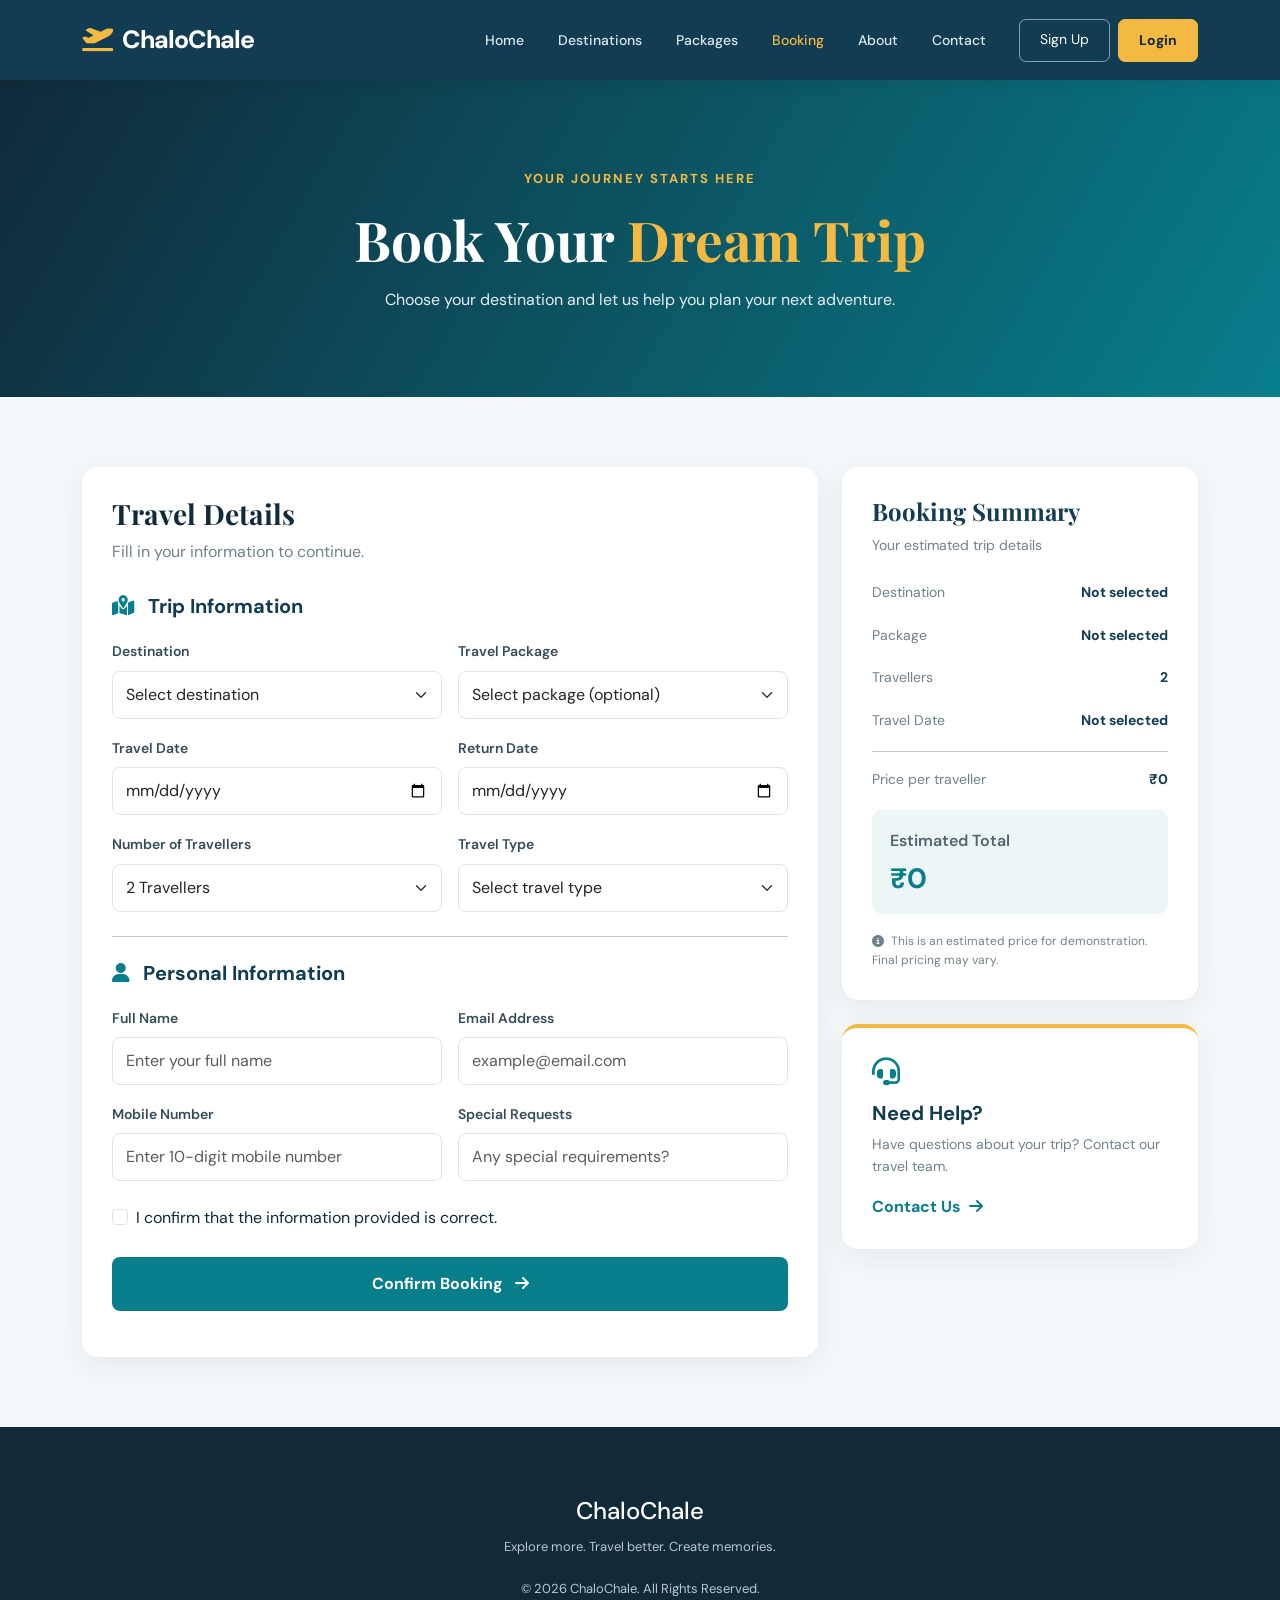
<file: booking.html>
<!DOCTYPE html>
<html lang="en">
<head>
    <meta charset="UTF-8">
    <meta name="viewport" content="width=device-width, initial-scale=1.0">
    <title>Book Your Trip | ChaloChale</title>

    <!-- Bootstrap CSS -->
    <link href="https://cdn.jsdelivr.net/npm/bootstrap@5.3.3/dist/css/bootstrap.min.css" rel="stylesheet">

    <!-- Font Awesome -->
    <link rel="stylesheet" href="https://cdnjs.cloudflare.com/ajax/libs/font-awesome/6.7.2/css/all.min.css">

    <!-- Google Fonts -->
    <link href="https://fonts.googleapis.com/css2?family=DM+Sans:wght@400;500;600;700&family=Playfair+Display:wght@600;700&display=swap" rel="stylesheet">

    <!-- Custom CSS -->
    <link rel="stylesheet" href="assets/css/style.css">
    <link rel="stylesheet" href="assets/css/media.css">
</head>

<body>

<!-- Navbar -->

<!-- Navbar -->

<!-- Navbar -->
<nav class="navbar navbar-expand-lg navbar-dark sticky-top">

    <div class="container">

        <a class="navbar-brand" href="index.html">
            <i class="fa-solid fa-plane-departure"></i>
            ChaloChale
        </a>

        <button class="navbar-toggler" type="button"
            data-bs-toggle="collapse" data-bs-target="#menu">

            <span class="navbar-toggler-icon"></span>

        </button>

        <div class="collapse navbar-collapse" id="menu">

            <ul class="navbar-nav ms-auto align-items-lg-center">

                <li class="nav-item">
                    <a class="nav-link" href="index.html">Home</a>
                </li>

                <li class="nav-item">
                    <a class="nav-link " href="destinations.html">Destinations</a>
                </li>

                <li class="nav-item">
                    <a class="nav-link" href="packages.html">Packages</a>
                </li>

                <li class="nav-item">
                    <a class="nav-link active" href="booking.html">Booking</a>
                </li>

                <li class="nav-item">
                    <a class="nav-link" href="about.html">About</a>
                </li>

                <li class="nav-item">
                    <a class="nav-link" href="contact.html">Contact</a>
                </li>

            </ul>

            <div class="d-flex flex-column flex-lg-row gap-2 ms-lg-3 mt-3 mt-lg-0">

                <a href="signup.html" class="btn btn-login text-center">
                    Sign Up
                </a>

                <a href="login.html" class="btn btn-signup text-center">
                    Login
                </a>

            </div>

        </div>

    </div>

</nav>



<!-- Booking Banner -->
<section class="booking-banner">
    <div class="container text-center">
        <span class="booking-tag">YOUR JOURNEY STARTS HERE</span>
        <h1>Book Your <span>Dream Trip</span></h1>
        <p>Choose your destination and let us help you plan your next adventure.</p>
    </div>
</section>

<!-- Booking Section -->
<section class="booking-section">
    <div class="container">
        <div class="row g-4">

            <!-- Booking Form -->
            <div class="col-lg-8">
                <div class="booking-card">
                    <div class="booking-heading">
                        <h3>Travel Details</h3>
                        <p>Fill in your information to continue.</p>
                    </div>

                    <form id="booking-form" class="booking-form">

                        <h5 class="form-section-title">
                            <i class="fa-solid fa-map-location-dot"></i>
                            Trip Information
                        </h5>

                        <div class="row g-3">

                            <div class="col-md-6">
                                <label for="booking-destination" class="form-label">
                                    Destination
                                </label>
                                <select id="booking-destination" name="destination"
                                        class="form-select" required>
                                    <option value="">Select destination</option>
                                    <option value="Goa">Goa</option>
                                    <option value="Manali">Manali</option>
                                    <option value="Kashmir">Kashmir</option>
                                    <option value="Dubai">Dubai</option>
                                    <option value="Bali">Bali</option>
                                    <option value="Switzerland">Switzerland</option>
                                </select>
                            </div>

                            <div class="col-md-6">
                                <label for="booking-package" class="form-label">
                                    Travel Package
                                </label>
                                <select id="booking-package" name="package"
                                        class="form-select">
                                    <option value="">Select package (optional)</option>
                                    <option value="Goa Beach Escape" data-price="8999">Goa Beach Escape</option>
                                    <option value="Manali Mountain Tour" data-price="12999">Manali Mountain Tour</option>
                                    <option value="Kashmir Paradise" data-price="15999">Kashmir Paradise</option>
                                    <option value="Dubai Luxury Holiday" data-price="45999">Dubai Luxury Holiday</option>
                                    <option value="Bali Island Adventure" data-price="38999">Bali Island Adventure</option>
                                    <option value="Switzerland Explorer" data-price="89999">Switzerland Explorer</option>
                                </select>
                            </div>

                            <div class="col-md-6">
                                <label for="travel-date" class="form-label">
                                    Travel Date
                                </label>
                                <input type="date" id="travel-date" name="date"
                                       class="form-control" required>
                            </div>

                            <div class="col-md-6">
                                <label for="return-date" class="form-label">
                                    Return Date
                                </label>
                                <input type="date" id="return-date" name="returnDate"
                                       class="form-control" required>
                            </div>

                            <div class="col-md-6">
                                <label for="travellers" class="form-label">
                                    Number of Travellers
                                </label>
                                <select id="travellers" name="travellers"
                                        class="form-select" required>
                                    <option value="1">1 Traveller</option>
                                    <option value="2" selected>2 Travellers</option>
                                    <option value="3">3 Travellers</option>
                                    <option value="4">4 Travellers</option>
                                    <option value="5">5 Travellers</option>
                                    <option value="6">6 Travellers</option>
                                </select>
                            </div>

                            <div class="col-md-6">
                                <label for="travel-type" class="form-label">
                                    Travel Type
                                </label>
                                <select id="travel-type" name="travelType"
                                        class="form-select" required>
                                    <option value="">Select travel type</option>
                                    <option value="Family">Family</option>
                                    <option value="Friends">Friends</option>
                                    <option value="Couple">Couple</option>
                                    <option value="Solo">Solo</option>
                                </select>
                            </div>

                        </div>

                        <hr class="my-4">

                        <h5 class="form-section-title">
                            <i class="fa-solid fa-user"></i>
                            Personal Information
                        </h5>

                        <div class="row g-3">

                            <div class="col-md-6">
                                <label for="full-name" class="form-label">
                                    Full Name
                                </label>
                                <input type="text" id="full-name" name="fullName"
                                       class="form-control" placeholder="Enter your full name"
                                       required>
                            </div>

                            <div class="col-md-6">
                                <label for="email" class="form-label">
                                    Email Address
                                </label>
                                <input type="email" id="email" name="email"
                                       class="form-control" placeholder="example@email.com"
                                       required>
                            </div>

                            <div class="col-md-6">
                                <label for="phone" class="form-label">
                                    Mobile Number
                                </label>
                                <input type="tel" id="phone" name="phone"
                                       class="form-control" placeholder="Enter 10-digit mobile number"
                                       pattern="[6-9][0-9]{9}" maxlength="10" required>
                            </div>

                            <div class="col-md-6">
                                <label for="special-request" class="form-label">
                                    Special Requests
                                </label>
                                <input type="text" id="special-request"
                                       name="specialRequest" class="form-control"
                                       placeholder="Any special requirements?">
                            </div>

                        </div>

                        <div class="form-check mt-4">
                            <input class="form-check-input" type="checkbox"
                                   id="booking-terms" required>
                            <label class="form-check-label" for="booking-terms">
                                I confirm that the information provided is correct.
                            </label>
                        </div>

                        <button type="submit" class="btn booking-submit-btn mt-4">
                            Confirm Booking <i class="fa-solid fa-arrow-right ms-2"></i>
                        </button>

                        <div id="booking-message" class="mt-3" role="status"
                             aria-live="polite"></div>

                    </form>
                </div>
            </div>

            <!-- Booking Summary -->
            <div class="col-lg-4">
                <div class="booking-summary">
                    <h4>Booking Summary</h4>
                    <p class="summary-subtitle">Your estimated trip details</p>

                    <div class="summary-item">
                        <span>Destination</span>
                        <strong id="summary-destination">Not selected</strong>
                    </div>

                    <div class="summary-item">
                        <span>Package</span>
                        <strong id="summary-package">Not selected</strong>
                    </div>

                    <div class="summary-item">
                        <span>Travellers</span>
                        <strong id="summary-travellers">2</strong>
                    </div>

                    <div class="summary-item">
                        <span>Travel Date</span>
                        <strong id="summary-date">Not selected</strong>
                    </div>

                    <hr>

                    <div class="summary-item">
                        <span>Price per traveller</span>
                        <strong id="summary-price">₹0</strong>
                    </div>

                    <div class="summary-total">
                        <span>Estimated Total</span>
                        <h3 id="summary-total">₹0</h3>
                    </div>

                    <p class="summary-note">
                        <i class="fa-solid fa-circle-info me-1"></i>
                        This is an estimated price for demonstration.
                        Final pricing may vary.
                    </p>
                </div>

                <div class="booking-help mt-4">
                    <i class="fa-solid fa-headset"></i>
                    <h5>Need Help?</h5>
                    <p>Have questions about your trip? Contact our travel team.</p>
                    <a href="contact.html">Contact Us <i class="fa-solid fa-arrow-right ms-1"></i></a>
                </div>
            </div>

        </div>
    </div>
</section>

<!-- Footer -->
<footer class="site-footer">
    <div class="container text-center">
        <h4>ChaloChale</h4>
        <p>Explore more. Travel better. Create memories.</p>
        <p class="mb-0">&copy; 2026 ChaloChale. All Rights Reserved.</p>
    </div>
</footer>

<!-- Bootstrap JS -->
<script src="https://cdn.jsdelivr.net/npm/bootstrap@5.3.3/dist/js/bootstrap.bundle.min.js"></script>

<!-- Custom JS -->
<script src="assets/js/script.js"></script>

</body>
</html>
</file>
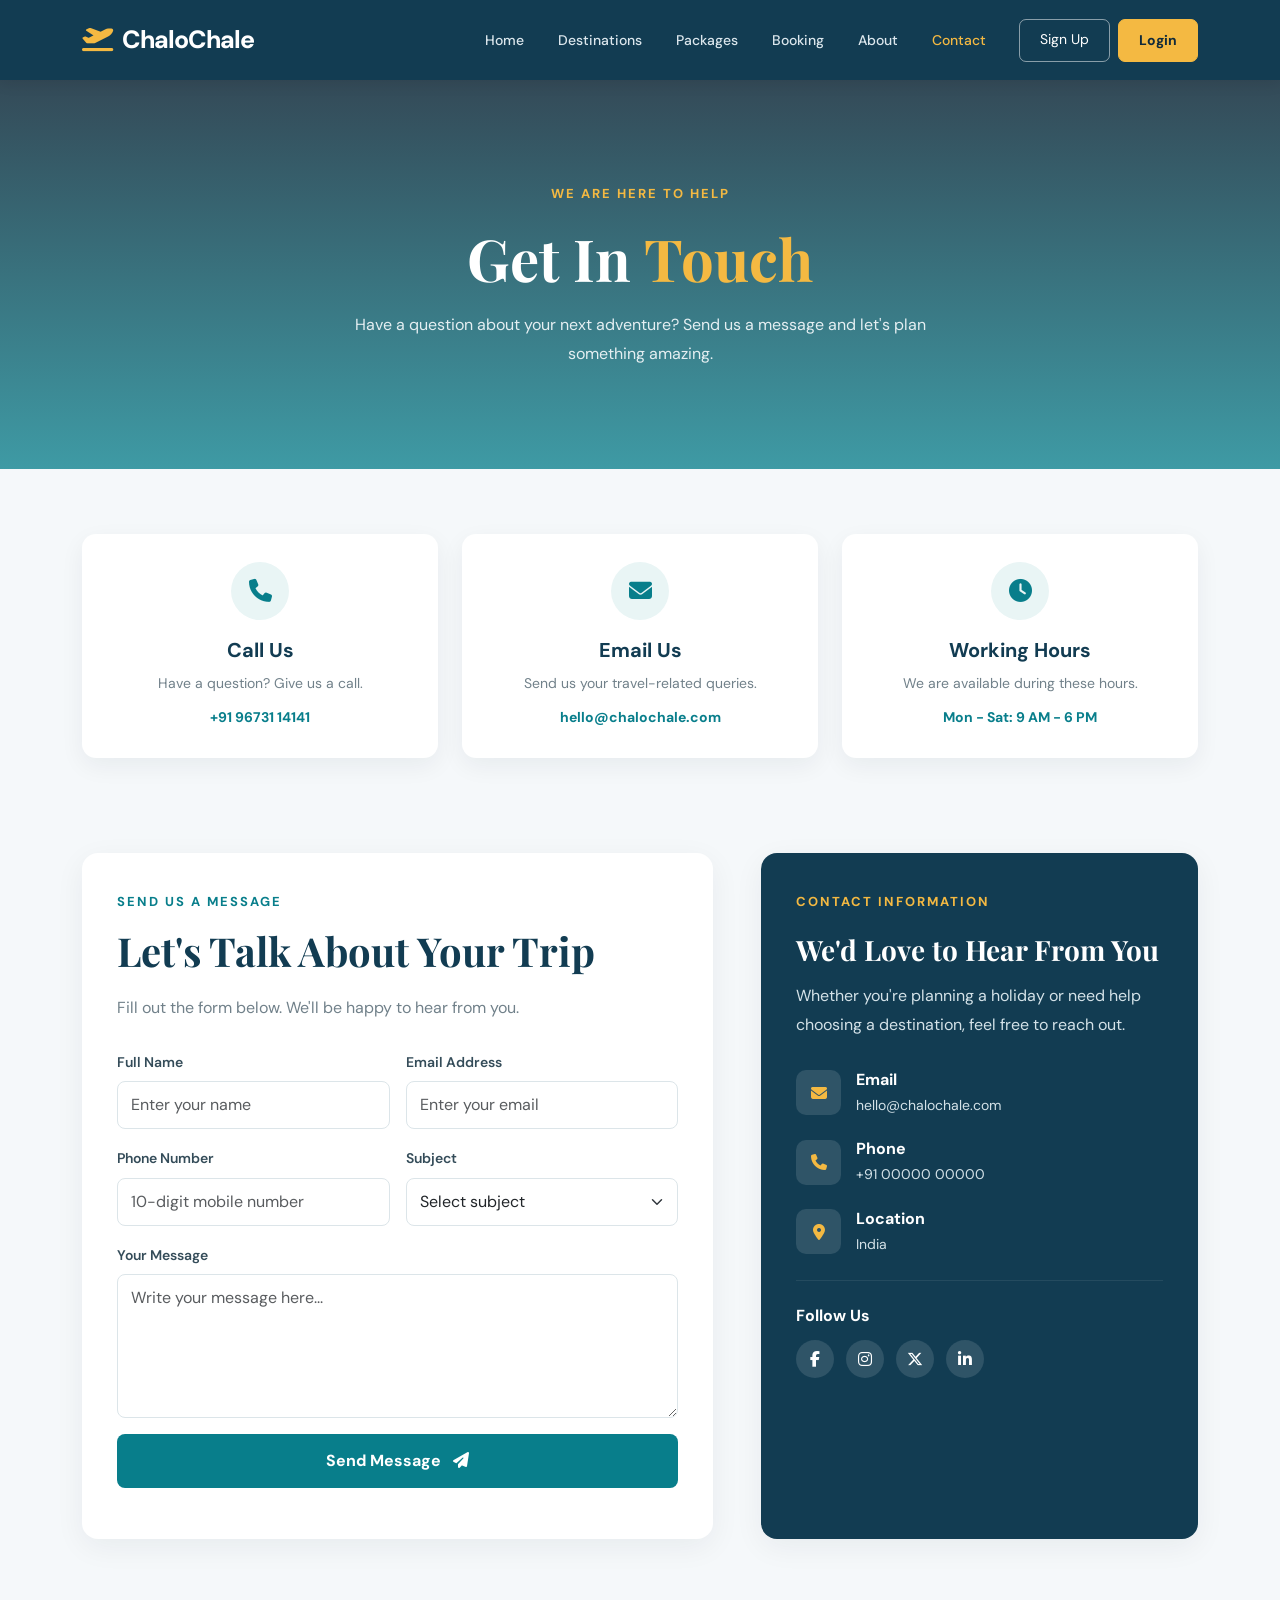
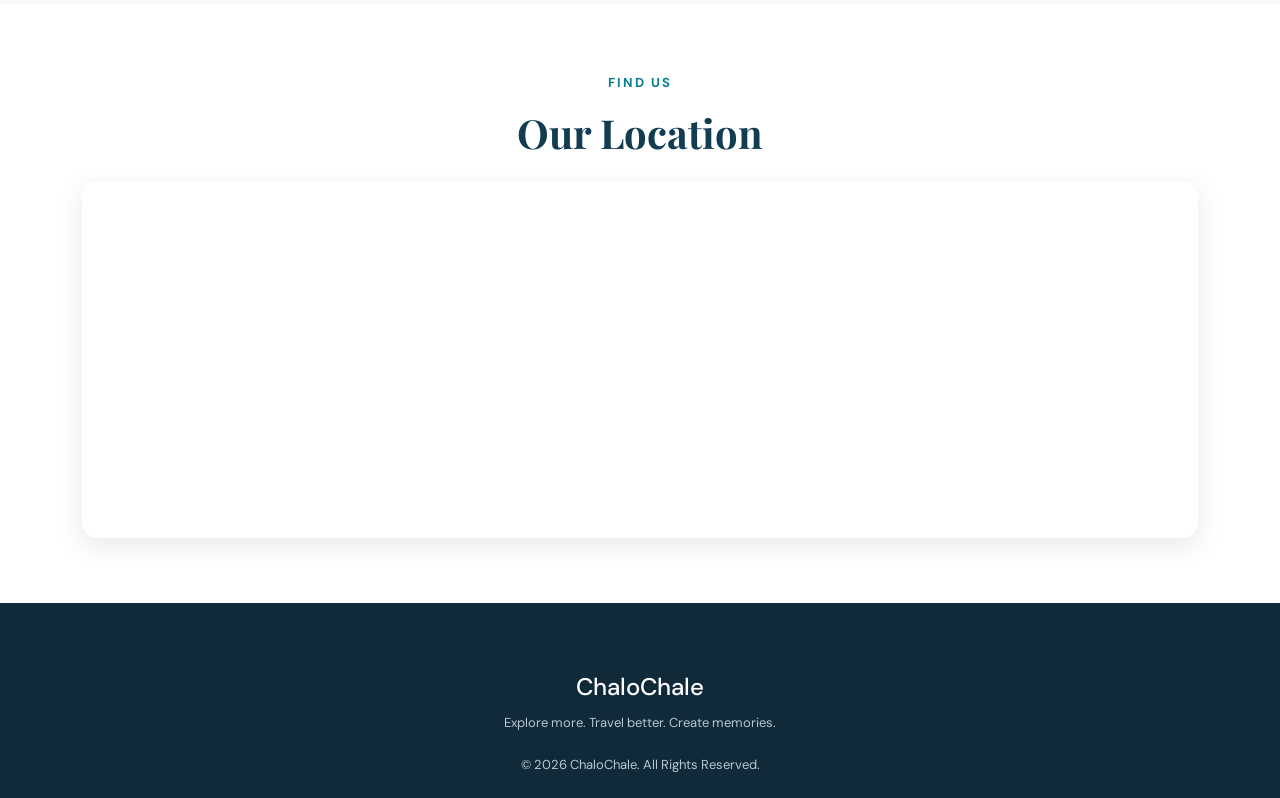
<file: contact.html>
<!DOCTYPE html>
<html lang="en">
<head>
    <meta charset="UTF-8">
    <meta name="viewport" content="width=device-width, initial-scale=1.0">

    <title>Contact Us | ChaloChale</title>

    <!-- Bootstrap CSS -->
    <link href="https://cdn.jsdelivr.net/npm/bootstrap@5.3.3/dist/css/bootstrap.min.css" rel="stylesheet">

    <!-- Font Awesome -->
    <link rel="stylesheet" href="https://cdnjs.cloudflare.com/ajax/libs/font-awesome/6.7.2/css/all.min.css">

    <!-- Google Fonts -->
    <link href="https://fonts.googleapis.com/css2?family=DM+Sans:wght@400;500;600;700&family=Playfair+Display:wght@600;700&display=swap" rel="stylesheet">

    <!-- Custom CSS -->
    <link rel="stylesheet" href="assets/css/style.css">
    <link rel="stylesheet" href="assets/css/media.css">
</head>

<body>

<!-- Navbar -->

<!-- Navbar -->
<nav class="navbar navbar-expand-lg navbar-dark sticky-top">

    <div class="container">

        <a class="navbar-brand" href="index.html">
            <i class="fa-solid fa-plane-departure"></i>
            ChaloChale
        </a>

        <button class="navbar-toggler" type="button"
            data-bs-toggle="collapse" data-bs-target="#menu">

            <span class="navbar-toggler-icon"></span>

        </button>

        <div class="collapse navbar-collapse" id="menu">

            <ul class="navbar-nav ms-auto align-items-lg-center">

                <li class="nav-item">
                    <a class="nav-link" href="index.html">Home</a>
                </li>

                <li class="nav-item">
                    <a class="nav-link " href="destinations.html">Destinations</a>
                </li>

                <li class="nav-item">
                    <a class="nav-link" href="packages.html">Packages</a>
                </li>

                <li class="nav-item">
                    <a class="nav-link" href="booking.html">Booking</a>
                </li>

                <li class="nav-item">
                    <a class="nav-link" href="about.html">About</a>
                </li>

                <li class="nav-item">
                    <a class="nav-link active" href="contact.html">Contact</a>
                </li>

            </ul>

            <div class="d-flex flex-column flex-lg-row gap-2 ms-lg-3 mt-3 mt-lg-0">

                <a href="signup.html" class="btn btn-login text-center">
                    Sign Up
                </a>

                <a href="login.html" class="btn btn-signup text-center">
                    Login
                </a>

            </div>

        </div>

    </div>

</nav>


<!-- Contact Hero -->
<section class="contact-hero">
    <div class="container text-center">

        <span class="contact-tag">WE ARE HERE TO HELP</span>

        <h1>Get In <span>Touch</span></h1>

        <p>
            Have a question about your next adventure?
            Send us a message and let's plan something amazing.
        </p>

    </div>
</section>


<!-- Contact Information -->
<section class="contact-info-section">
    <div class="container">

        <div class="row g-4">

            <div class="col-md-4">
                <div class="contact-info-card">
                    <div class="contact-info-icon">
                        <i class="fa-solid fa-phone"></i>
                    </div>

                    <h5>Call Us</h5>
                    <p>Have a question? Give us a call.</p>
                    <a href="tel:+919673114141">+91 96731 14141</a>
                </div>
            </div>

            <div class="col-md-4">
                <div class="contact-info-card">
                    <div class="contact-info-icon">
                        <i class="fa-solid fa-envelope"></i>
                    </div>

                    <h5>Email Us</h5>
                    <p>Send us your travel-related queries.</p>
                    <a href="mailto:hello@chalochale.com">hello@chalochale.com</a>
                </div>
            </div>

            <div class="col-md-4">
                <div class="contact-info-card">
                    <div class="contact-info-icon">
                        <i class="fa-solid fa-clock"></i>
                    </div>

                    <h5>Working Hours</h5>
                    <p>We are available during these hours.</p>
                    <span>Mon - Sat: 9 AM - 6 PM</span>
                </div>
            </div>

        </div>
    </div>
</section>


<!-- Contact Form and Location -->
<section class="contact-main-section">
    <div class="container">

        <div class="row g-5">

            <!-- Contact Form -->
            <div class="col-lg-7">

                <div class="contact-form-card">

                    <span class="section-subtitle">SEND US A MESSAGE</span>

                    <h2 class="section-title">Let's Talk About Your Trip</h2>

                    <p class="contact-description">
                        Fill out the form below. We'll be happy to hear from you.
                    </p>

                    <form id="contact-form">

                        <div class="row g-3">

                            <div class="col-md-6">
                                <label for="contact-name" class="form-label">Full Name</label>
                                <input type="text" id="contact-name" name="name"
                                       class="form-control"
                                       placeholder="Enter your name" required>
                            </div>

                            <div class="col-md-6">
                                <label for="contact-email" class="form-label">Email Address</label>
                                <input type="email" id="contact-email" name="email"
                                       class="form-control"
                                       placeholder="Enter your email" required>
                            </div>

                            <div class="col-md-6">
                                <label for="contact-phone" class="form-label">Phone Number</label>
                                <input type="tel" id="contact-phone" name="phone"
                                       class="form-control"
                                       placeholder="10-digit mobile number"
                                       pattern="[6-9][0-9]{9}"
                                       maxlength="10" required>
                            </div>

                            <div class="col-md-6">
                                <label for="contact-subject" class="form-label">Subject</label>
                                <select id="contact-subject" name="subject"
                                        class="form-select" required>
                                    <option value="">Select subject</option>
                                    <option value="Package Enquiry">Package Enquiry</option>
                                    <option value="Booking Support">Booking Support</option>
                                    <option value="Destination Information">Destination Information</option>
                                    <option value="General Enquiry">General Enquiry</option>
                                    <option value="Other">Other</option>
                                </select>
                            </div>

                            <div class="col-12">
                                <label for="contact-message" class="form-label">Your Message</label>
                                <textarea id="contact-message" name="message"
                                          class="form-control" rows="5"
                                          placeholder="Write your message here..."
                                          required></textarea>
                            </div>

                            <div class="col-12">
                                <button type="submit" class="btn contact-submit-btn">
                                    Send Message
                                    <i class="fa-solid fa-paper-plane ms-2"></i>
                                </button>
                            </div>

                        </div>

                        <div id="contact-response" class="mt-3"
                             role="status" aria-live="polite"></div>

                    </form>

                </div>
            </div>


            <!-- Contact Details -->
            <div class="col-lg-5">

                <div class="contact-details-card">

                    <span class="contact-tag">CONTACT INFORMATION</span>

                    <h3>We'd Love to Hear From You</h3>

                    <p>
                        Whether you're planning a holiday or need help
                        choosing a destination, feel free to reach out.
                    </p>

                    <div class="contact-detail-item">
                        <div class="detail-icon">
                            <i class="fa-solid fa-envelope"></i>
                        </div>
                        <div>
                            <h6>Email</h6>
                            <p>hello@chalochale.com</p>
                        </div>
                    </div>

                    <div class="contact-detail-item">
                        <div class="detail-icon">
                            <i class="fa-solid fa-phone"></i>
                        </div>
                        <div>
                            <h6>Phone</h6>
                            <p>+91 00000 00000</p>
                        </div>
                    </div>

                    <div class="contact-detail-item">
                        <div class="detail-icon">
                            <i class="fa-solid fa-location-dot"></i>
                        </div>
                        <div>
                            <h6>Location</h6>
                            <p>India</p>
                        </div>
                    </div>

                    <hr>

                    <h6 class="follow-title">Follow Us</h6>

                    <div class="contact-social-links">
                        <a href="#" aria-label="Facebook"><i class="fa-brands fa-facebook-f"></i></a>
                        <a href="#" aria-label="Instagram"><i class="fa-brands fa-instagram"></i></a>
                        <a href="#" aria-label="Twitter"><i class="fa-brands fa-x-twitter"></i></a>
                        <a href="#" aria-label="LinkedIn"><i class="fa-brands fa-linkedin-in"></i></a>
                    </div>

                </div>

            </div>

        </div>
    </div>
</section>


<!-- Map Section -->
<section class="contact-map-section">
    <div class="container">

        <div class="text-center mb-4">
            <span class="section-subtitle">FIND US</span>
            <h2 class="section-title">Our Location</h2>
        </div>

        <div class="contact-map">
            <iframe
                src="https://www.google.com/maps?q=India&output=embed"
                width="100%"
                height="350"
                style="border:0;"
                allowfullscreen=""
                loading="lazy"
                referrerpolicy="no-referrer-when-downgrade"
                title="Map showing India">
            </iframe>
        </div>

    </div>
</section>


<!-- Footer -->
<footer class="site-footer">
    <div class="container text-center">

        <h4>ChaloChale</h4>

        <p>Explore more. Travel better. Create memories.</p>

        <p class="mb-0">&copy; 2026 ChaloChale. All Rights Reserved.</p>

    </div>
</footer>


<!-- Bootstrap JS -->
<script src="https://cdn.jsdelivr.net/npm/bootstrap@5.3.3/dist/js/bootstrap.bundle.min.js"></script>

<!-- Custom JS -->
<script src="assets/js/script.js"></script>

</body>
</html>
</file>
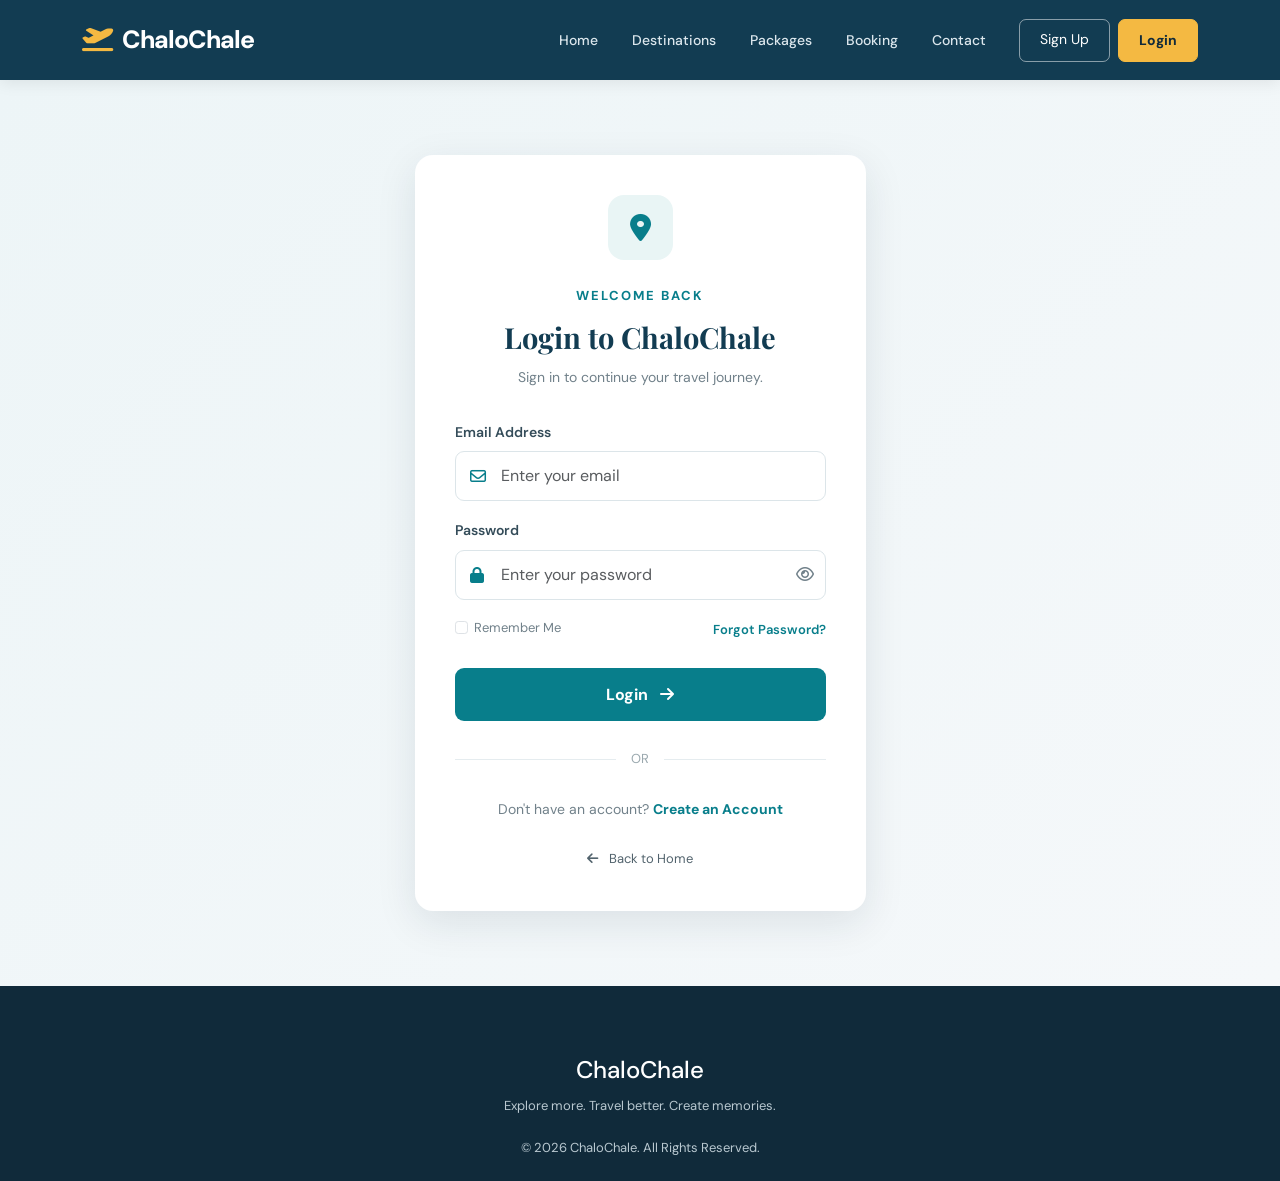
<file: login.html>
<!DOCTYPE html>
<html lang="en">

<head>
    <meta charset="UTF-8">
    <meta name="viewport" content="width=device-width, initial-scale=1.0">

    <title>Login | ChaloChale</title>

    <!-- Bootstrap CSS -->
    <link href="https://cdn.jsdelivr.net/npm/bootstrap@5.3.3/dist/css/bootstrap.min.css" rel="stylesheet">

    <!-- Font Awesome -->
    <link rel="stylesheet" href="https://cdnjs.cloudflare.com/ajax/libs/font-awesome/6.7.2/css/all.min.css">

    <!-- Google Fonts -->
    <link href="https://fonts.googleapis.com/css2?family=DM+Sans:wght@400;500;600;700&family=Playfair+Display:wght@600;700&display=swap" rel="stylesheet">

    <!-- Custom CSS -->
    <link rel="stylesheet" href="assets/css/style.css">
    <link rel="stylesheet" href="assets/css/media.css">
</head>

<body class="auth-page">

    <!-- Navbar -->
   
<nav class="navbar navbar-expand-lg navbar-dark sticky-top">

    <div class="container">

        <a class="navbar-brand" href="index.html">
            <i class="fa-solid fa-plane-departure"></i>
            ChaloChale
        </a>

        <button class="navbar-toggler" type="button"
            data-bs-toggle="collapse" data-bs-target="#menu">

            <span class="navbar-toggler-icon"></span>

        </button>

        <div class="collapse navbar-collapse" id="menu">

            <ul class="navbar-nav ms-auto align-items-lg-center">

                <li class="nav-item">
                    <a class="nav-link" href="index.html">Home</a>
                </li>

                <li class="nav-item">
                    <a class="nav-link" href="destinations.html">Destinations</a>
                </li>

                <li class="nav-item">
                    <a class="nav-link" href="packages.html">Packages</a>
                </li>

                <li class="nav-item">
                    <a class="nav-link" href="booking.html">Booking</a>
                </li>

                <li class="nav-item">
                    <a class="nav-link" href="contact.html">Contact</a>
                </li>

            </ul>

            <div class="d-flex flex-column flex-lg-row gap-2 ms-lg-3 mt-3 mt-lg-0">

                <a href="signup.html" class="btn btn-login text-center">
                    Sign Up
                </a>

                <a href="login.html" class="btn btn-signup text-center">
                    Login
                </a>

            </div>

        </div>

    </div>

</nav>



    <!-- Login Section -->
    <section class="auth-section">

        <div class="container">

            <div class="row justify-content-center align-items-center">

                <div class="col-lg-5 col-md-7">

                    <div class="auth-card">

                        <div class="auth-logo">
                            <i class="fa-solid fa-location-dot"></i>
                        </div>

                        <div class="text-center">
                            <span class="section-subtitle">WELCOME BACK</span>

                            <h2 class="auth-title">Login to ChaloChale</h2>

                            <p class="auth-description">
                                Sign in to continue your travel journey.
                            </p>
                        </div>


                        <!-- Login Form -->
                        <form id="login-form">

                            <div class="mb-3">
                                <label for="login-email" class="form-label">
                                    Email Address
                                </label>

                                <div class="auth-input-group">
                                    <i class="fa-regular fa-envelope"></i>

                                    <input type="email"
                                           id="login-email"
                                           name="email"
                                           class="form-control"
                                           placeholder="Enter your email"
                                           required>
                                </div>
                            </div>


                            <div class="mb-3">
                                <label for="login-password" class="form-label">
                                    Password
                                </label>

                                <div class="auth-input-group">
                                    <i class="fa-solid fa-lock"></i>

                                    <input type="password"
                                           id="login-password"
                                           name="password"
                                           class="form-control"
                                           placeholder="Enter your password"
                                           minlength="8"
                                           required>

                                    <button type="button"
                                            class="password-toggle"
                                            id="toggle-password"
                                            aria-label="Show password">
                                        <i class="fa-regular fa-eye"></i>
                                    </button>
                                </div>
                            </div>


                            <div class="auth-options">

                                <div class="form-check">
                                    <input class="form-check-input"
                                           type="checkbox"
                                           id="remember-me">

                                    <label class="form-check-label"
                                           for="remember-me">
                                        Remember Me
                                    </label>
                                </div>

                                <a href="#" id="forgot-password">
                                    Forgot Password?
                                </a>

                            </div>


                            <button type="submit" class="auth-submit-btn">
                                Login
                                <i class="fa-solid fa-arrow-right ms-2"></i>
                            </button>

                            <div id="login-message"
                                 class="mt-3 text-center"
                                 role="status"
                                 aria-live="polite"></div>

                        </form>


                        <div class="auth-divider">
                            <span>OR</span>
                        </div>


                        <p class="auth-register-text">
                            Don't have an account?
                            <a href="signup.html">Create an Account</a>
                        </p>

                        <div class="auth-back-home">
                            <a href="index.html">
                                <i class="fa-solid fa-arrow-left me-2"></i>
                                Back to Home
                            </a>
                        </div>

                    </div>

                </div>

            </div>

        </div>

    </section>


    <!-- Footer -->
    <footer class="site-footer">
        <div class="container text-center">

            <h4>ChaloChale</h4>

            <p>Explore more. Travel better. Create memories.</p>

            <p class="mb-0">&copy; 2026 ChaloChale. All Rights Reserved.</p>

        </div>
    </footer>


    <!-- Bootstrap JS -->
    <script src="https://cdn.jsdelivr.net/npm/bootstrap@5.3.3/dist/js/bootstrap.bundle.min.js"></script>

    <!-- Custom JS -->
    <script src="assets/js/script.js"></script>

</body>
</html>
</file>
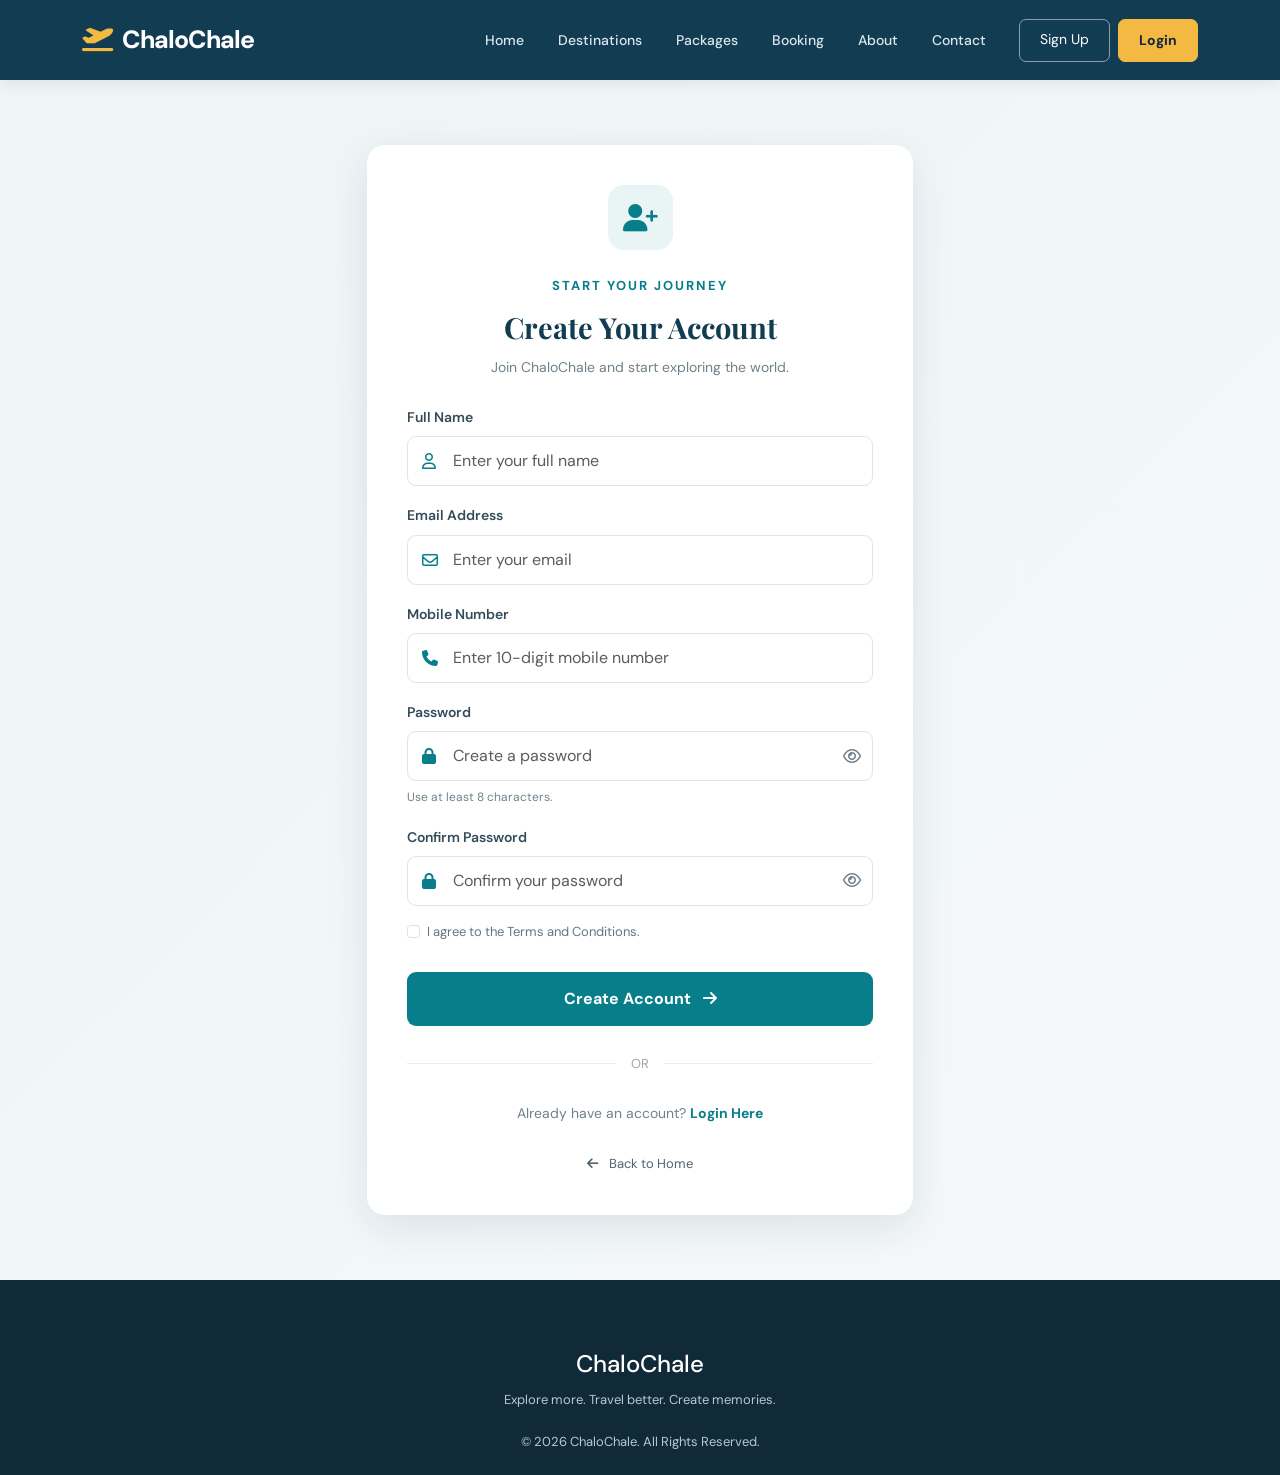
<file: signup.html>
<!DOCTYPE html>
<html lang="en">

<head>
    <meta charset="UTF-8">
    <meta name="viewport" content="width=device-width, initial-scale=1.0">

    <title>Sign Up | ChaloChale</title>

    <!-- Bootstrap CSS -->
    <link href="https://cdn.jsdelivr.net/npm/bootstrap@5.3.3/dist/css/bootstrap.min.css" rel="stylesheet">

    <!-- Font Awesome -->
    <link rel="stylesheet" href="https://cdnjs.cloudflare.com/ajax/libs/font-awesome/6.7.2/css/all.min.css">

    <!-- Google Fonts -->
    <link href="https://fonts.googleapis.com/css2?family=DM+Sans:wght@400;500;600;700&family=Playfair+Display:wght@600;700&display=swap" rel="stylesheet">

    <!-- Custom CSS -->
    <link rel="stylesheet" href="assets/css/style.css">
    <link rel="stylesheet" href="assets/css/media.css">
</head>

<body class="auth-page">

    <!-- Navbar -->
  
<!-- Navbar -->
<nav class="navbar navbar-expand-lg navbar-dark sticky-top">

    <div class="container">

        <a class="navbar-brand" href="index.html">
            <i class="fa-solid fa-plane-departure"></i>
            ChaloChale
        </a>

        <button class="navbar-toggler" type="button"
            data-bs-toggle="collapse" data-bs-target="#menu">

            <span class="navbar-toggler-icon"></span>

        </button>

        <div class="collapse navbar-collapse" id="menu">

            <ul class="navbar-nav ms-auto align-items-lg-center">

                <li class="nav-item">
                    <a class="nav-link" href="index.html">Home</a>
                </li>

                <li class="nav-item">
                    <a class="nav-link" href="destinations.html">Destinations</a>
                </li>

                <li class="nav-item">
                    <a class="nav-link" href="packages.html">Packages</a>
                </li>

                <li class="nav-item">
                    <a class="nav-link" href="booking.html">Booking</a>
                </li>

                <li class="nav-item">
                    <a class="nav-link" href="about.html">About</a>
                </li>

                <li class="nav-item">
                    <a class="nav-link" href="contact.html">Contact</a>
                </li>

            </ul>

            <div class="d-flex flex-column flex-lg-row gap-2 ms-lg-3 mt-3 mt-lg-0">

                <a href="signup.html" class="btn btn-login text-center active">
                    Sign Up
                </a>

                <a href="login.html" class="btn btn-signup text-center">
                    Login
                </a>

            </div>

        </div>

    </div>

</nav>



    <!-- Signup Section -->
    <section class="auth-section signup-section">

        <div class="container">

            <div class="row justify-content-center align-items-center">

                <div class="col-lg-6 col-md-8">

                    <div class="auth-card signup-card">

                        <div class="auth-logo">
                            <i class="fa-solid fa-user-plus"></i>
                        </div>

                        <div class="text-center">

                            <span class="section-subtitle">START YOUR JOURNEY</span>

                            <h2 class="auth-title">Create Your Account</h2>

                            <p class="auth-description">
                                Join ChaloChale and start exploring the world.
                            </p>

                        </div>


                        <!-- Signup Form -->
                        <form id="signup-form">

                            <div class="mb-3">
                                <label for="signup-name" class="form-label">
                                    Full Name
                                </label>

                                <div class="auth-input-group">
                                    <i class="fa-regular fa-user"></i>

                                    <input type="text"
                                           id="signup-name"
                                           name="name"
                                           class="form-control"
                                           placeholder="Enter your full name"
                                           minlength="3"
                                           required>
                                </div>
                            </div>


                            <div class="mb-3">
                                <label for="signup-email" class="form-label">
                                    Email Address
                                </label>

                                <div class="auth-input-group">
                                    <i class="fa-regular fa-envelope"></i>

                                    <input type="email"
                                           id="signup-email"
                                           name="email"
                                           class="form-control"
                                           placeholder="Enter your email"
                                           required>
                                </div>
                            </div>


                            <div class="mb-3">
                                <label for="signup-phone" class="form-label">
                                    Mobile Number
                                </label>

                                <div class="auth-input-group">
                                    <i class="fa-solid fa-phone"></i>

                                    <input type="tel"
                                           id="signup-phone"
                                           name="phone"
                                           class="form-control"
                                           placeholder="Enter 10-digit mobile number"
                                           pattern="[6-9][0-9]{9}"
                                           maxlength="10"
                                           required>
                                </div>
                            </div>


                            <div class="mb-3">
                                <label for="signup-password" class="form-label">
                                    Password
                                </label>

                                <div class="auth-input-group">
                                    <i class="fa-solid fa-lock"></i>

                                    <input type="password"
                                           id="signup-password"
                                           name="password"
                                           class="form-control"
                                           placeholder="Create a password"
                                           minlength="8"
                                           required>

                                    <button type="button"
                                            class="password-toggle"
                                            id="toggle-signup-password"
                                            aria-label="Show password">
                                        <i class="fa-regular fa-eye"></i>
                                    </button>
                                </div>

                                <small class="password-hint">
                                    Use at least 8 characters.
                                </small>
                            </div>


                            <div class="mb-3">
                                <label for="confirm-password" class="form-label">
                                    Confirm Password
                                </label>

                                <div class="auth-input-group">
                                    <i class="fa-solid fa-lock"></i>

                                    <input type="password"
                                           id="confirm-password"
                                           name="confirmPassword"
                                           class="form-control"
                                           placeholder="Confirm your password"
                                           minlength="8"
                                           required>

                                    <button type="button"
                                            class="password-toggle"
                                            id="toggle-confirm-password"
                                            aria-label="Show confirm password">
                                        <i class="fa-regular fa-eye"></i>
                                    </button>
                                </div>
                            </div>


                            <div class="form-check signup-terms mt-3">
                                <input class="form-check-input"
                                       type="checkbox"
                                       id="signup-terms"
                                       required>

                                <label class="form-check-label"
                                       for="signup-terms">
                                    I agree to the Terms and Conditions.
                                </label>
                            </div>


                            <button type="submit" class="auth-submit-btn mt-4">
                                Create Account
                                <i class="fa-solid fa-arrow-right ms-2"></i>
                            </button>


                            <div id="signup-message"
                                 class="mt-3 text-center"
                                 role="status"
                                 aria-live="polite"></div>

                        </form>


                        <div class="auth-divider">
                            <span>OR</span>
                        </div>


                        <p class="auth-register-text">
                            Already have an account?
                            <a href="login.html">Login Here</a>
                        </p>


                        <div class="auth-back-home">
                            <a href="index.html">
                                <i class="fa-solid fa-arrow-left me-2"></i>
                                Back to Home
                            </a>
                        </div>

                    </div>

                </div>

            </div>

        </div>

    </section>


    <!-- Footer -->
    <footer class="site-footer">
        <div class="container text-center">

            <h4>ChaloChale</h4>

            <p>Explore more. Travel better. Create memories.</p>

            <p class="mb-0">&copy; 2026 ChaloChale. All Rights Reserved.</p>

        </div>
    </footer>


    <!-- Bootstrap JS -->
    <script src="https://cdn.jsdelivr.net/npm/bootstrap@5.3.3/dist/js/bootstrap.bundle.min.js"></script>

    <!-- Custom JS -->
    <script src="assets/js/script.js"></script>

</body>
</html>
</file>
<file: assets/css/style.css>
/* =========================================
   CHALOCHALE - MAIN STYLESHEET
   ========================================= */

/* 1. ROOT VARIABLES */

:root {
    --primary: #123c52;
    --secondary: #087e8b;
    --accent: #f4b942;
    --light: #f5f8fa;
    --dark: #102a3a;
    --text: #52636d;
    --white: #ffffff;
    --border: #e8edf0;

    --shadow-sm: 0 5px 20px rgba(0, 0, 0, 0.06);
    --shadow-lg: 0 15px 40px rgba(0, 0, 0, 0.12);

    --transition: all 0.3s ease;
}


/* 2. GLOBAL STYLES */

* {
    margin: 0;
    padding: 0;
    box-sizing: border-box;
}

html {
    scroll-behavior: smooth;
}

body {
    font-family: 'DM Sans', sans-serif;
    color: var(--dark);
    background-color: var(--white);
    line-height: 1.6;
    overflow-x: hidden;
}

a {
    text-decoration: none;
    transition: var(--transition);
}

img {
    max-width: 100%;
    display: block;
}

button {
    cursor: pointer;
}

::selection {
    background: var(--secondary);
    color: var(--white);
}


/* 3. NAVBAR */

.navbar {
    background: var(--primary);
    padding: 15px 0;
    box-shadow: 0 3px 15px rgba(0, 0, 0, 0.08);
    z-index: 1000;
}

.navbar-brand {
    font-size: 25px;
    font-weight: 800;
    color: var(--white) !important;
    letter-spacing: -1px;
}

.navbar-brand i {
    color: var(--accent);
    margin-right: 5px;
}

.navbar-nav .nav-link {
    color: #dce7ed;
    font-size: 14px;
    font-weight: 500;
    margin: 0 9px;
    position: relative;
}

.navbar-nav .nav-link:hover,
.navbar-nav .nav-link.active {
    color: var(--accent);
}

.navbar-toggler {
    border: 1px solid rgba(255, 255, 255, 0.5);
    padding: 7px 10px;
}

.navbar-toggler:focus {
    box-shadow: none;
}

.btn-login {
    color: var(--white);
    border: 1px solid rgba(255, 255, 255, 0.5);
    border-radius: 7px;
    padding: 9px 20px;
    font-size: 14px;
}

.btn-login:hover {
    background: var(--white);
    color: var(--primary);
}

.btn-signup {
    background: var(--accent);
    color: var(--dark);
    border-radius: 7px;
    padding: 10px 20px;
    font-size: 14px;
    font-weight: 700;
    border: 1px solid var(--accent);
}

.btn-signup:hover {
    background: #e5a82f;
    color: var(--dark);
    border-color: #e5a82f;
}


/* 4. HERO SECTION */

.hero {
    min-height: 650px;
    position: relative;
    display: flex;
    align-items: center;

    background:
        linear-gradient(
            90deg,
            rgba(7, 31, 46, 0.78),
            rgba(7, 31, 46, 0.28)
        ),
        url('https://images.unsplash.com/photo-1507525428034-b723cf961d3e?w=1920')
        center / cover no-repeat;
}

.hero-content {
    color: var(--white);
    padding: 100px 0 140px;
}

.hero-tag {
    display: inline-block;
    background: rgba(255, 255, 255, 0.16);
    border: 1px solid rgba(255, 255, 255, 0.35);
    padding: 9px 18px;
    border-radius: 30px;
    font-size: 13px;
    margin-bottom: 25px;
}

.hero h1 {
    font-family: 'Playfair Display', serif;
    font-size: clamp(42px, 6vw, 72px);
    line-height: 1.15;
    font-weight: 700;
    max-width: 750px;
}

.hero h1 span {
    color: var(--accent);
}

.hero p {
    color: #e4edf1;
    font-size: 17px;
    max-width: 570px;
    line-height: 1.8;
    margin: 22px 0 30px;
}

.hero-btn {
    display: inline-block;
    background: var(--accent);
    color: var(--dark);
    padding: 14px 27px;
    border-radius: 7px;
    font-weight: 700;
    border: none;
    transition: var(--transition);
}

.hero-btn:hover {
    background: var(--white);
    color: var(--dark);
    transform: translateY(-3px);
}

.hero-link {
    color: var(--white);
    margin-left: 20px;
    font-size: 14px;
}

.hero-link:hover {
    color: var(--accent);
}


/* 5. SEARCH BOX */

.search-wrapper {
    position: relative;
    z-index: 5;
    margin-top: -65px;
}

.search-box {
    background: var(--white);
    border-radius: 14px;
    padding: 28px;
    box-shadow: 0 12px 45px rgba(0, 0, 0, 0.12);
}

.search-box label {
    display: block;
    font-size: 13px;
    font-weight: 700;
    margin-bottom: 9px;
    color: var(--dark);
}

.search-box .form-control,
.search-box .form-select {
    min-height: 48px;
    border: 1px solid var(--border);
    border-radius: 7px;
    font-size: 14px;
    box-shadow: none;
}

.search-box .form-control:focus,
.search-box .form-select:focus {
    border-color: var(--secondary);
    box-shadow: 0 0 0 3px rgba(8, 126, 139, 0.1);
}

.search-btn {
    width: 100%;
    min-height: 48px;
    background: var(--secondary);
    color: var(--white);
    border: none;
    border-radius: 7px;
    font-weight: 700;
    transition: var(--transition);
}

.search-btn:hover {
    background: var(--primary);
    transform: translateY(-2px);
}


/* 6. COMMON SECTION STYLES */

.section-padding {
    padding: 90px 0;
}

.section-subtitle {
    color: var(--secondary);
    font-size: 13px;
    text-transform: uppercase;
    font-weight: 800;
    letter-spacing: 2px;
    margin-bottom: 12px;
}

.section-title {
    font-family: 'Playfair Display', serif;
    font-size: clamp(30px, 4vw, 42px);
    font-weight: 700;
    color: var(--dark);
    margin-bottom: 15px;
}

.section-desc {
    color: #77858e;
    font-size: 15px;
    line-height: 1.8;
}


/* 7. DESTINATION CARDS */

.destination-card {
    border: none;
    border-radius: 13px;
    overflow: hidden;
    box-shadow: var(--shadow-sm);
    transition: var(--transition);
    height: 100%;
    background: var(--white);
}

.destination-card:hover {
    transform: translateY(-9px);
    box-shadow: var(--shadow-lg);
}

.destination-image {
    height: 250px;
    position: relative;
    overflow: hidden;
}

.destination-image img {
    width: 100%;
    height: 100%;
    object-fit: cover;
    transition: 0.5s;
}

.destination-card:hover .destination-image img {
    transform: scale(1.08);
}

.destination-tag {
    position: absolute;
    top: 15px;
    left: 15px;
    background: var(--white);
    color: var(--dark);
    padding: 7px 13px;
    border-radius: 30px;
    font-size: 11px;
    font-weight: 700;
}

.destination-body {
    padding: 22px;
}

.destination-body h5 {
    font-weight: 700;
    font-size: 18px;
    color: var(--dark);
}

.destination-body p {
    color: #7c8a93;
    font-size: 13px;
}

.destination-footer {
    display: flex;
    justify-content: space-between;
    align-items: center;
    border-top: 1px solid #edf0f2;
    padding-top: 15px;
}

.rating {
    color: #efa92c;
    font-size: 13px;
}

.explore-link {
    color: var(--secondary);
    font-weight: 700;
    font-size: 13px;
}

.explore-link:hover {
    color: var(--primary);
}


/* 8. EXPERIENCES SECTION */

.experience-section {
    background: var(--light);
}

.experience-card {
    position: relative;
    height: 340px;
    overflow: hidden;
    border-radius: 13px;
}

.experience-card img {
    height: 100%;
    width: 100%;
    object-fit: cover;
    transition: 0.5s;
}

.experience-card:hover img {
    transform: scale(1.08);
}

.experience-overlay {
    position: absolute;
    inset: 0;
    background: linear-gradient(
        transparent,
        rgba(0, 0, 0, 0.8)
    );
    display: flex;
    flex-direction: column;
    justify-content: end;
    padding: 25px;
    color: var(--white);
}

.experience-overlay h4 {
    font-family: 'Playfair Display', serif;
    font-weight: 700;
}

.experience-overlay p {
    font-size: 13px;
    margin-bottom: 0;
}


/* 9. WHY CHOOSE US */

.feature-card {
    padding: 30px 25px;
    border: 1px solid #edf0f2;
    border-radius: 12px;
    height: 100%;
    transition: var(--transition);
    background: var(--white);
}

.feature-card:hover {
    border-color: var(--secondary);
    box-shadow: var(--shadow-sm);
    transform: translateY(-5px);
}

.feature-icon {
    width: 58px;
    height: 58px;
    background: #e7f4f5;
    color: var(--secondary);
    display: flex;
    justify-content: center;
    align-items: center;
    border-radius: 12px;
    font-size: 23px;
    margin-bottom: 20px;
}

.feature-card h5 {
    font-weight: 700;
    margin-bottom: 12px;
}

.feature-card p {
    color: #7c8a93;
    font-size: 14px;
    line-height: 1.8;
    margin-bottom: 0;
}


/* 10. CALL TO ACTION */

.cta-section {
    background:
        linear-gradient(
            rgba(8, 38, 54, 0.85),
            rgba(8, 38, 54, 0.85)
        ),
        url('https://images.unsplash.com/photo-1476514525535-07fb3b4ae5f1?w=1600')
        center / cover no-repeat;

    padding: 90px 20px;
    text-align: center;
    color: var(--white);
}

.cta-section h2 {
    font-family: 'Playfair Display', serif;
    font-size: clamp(30px, 4vw, 44px);
    font-weight: 700;
}

.cta-section p {
    color: #dce7ed;
}


/* 11. TESTIMONIALS */

.testimonial-card {
    background: var(--white);
    padding: 28px;
    border: 1px solid #edf0f2;
    border-radius: 12px;
    height: 100%;
    box-shadow: var(--shadow-sm);
    transition: var(--transition);
}

.testimonial-card:hover {
    transform: translateY(-5px);
    box-shadow: var(--shadow-lg);
}

.testimonial-card .quote {
    font-size: 14px;
    color: #77858e;
    line-height: 1.9;
    margin: 20px 0;
}

.testimonial-card h6 {
    font-weight: 700;
    margin-bottom: 3px;
}

.testimonial-card small {
    color: #8a969e;
}

.quote-icon {
    color: var(--secondary);
    font-size: 25px;
}


/* 12. FOOTER */

footer {
    background: var(--dark);
    color: var(--white);
    padding: 70px 0 20px;
}

footer h5 {
    font-weight: 700;
    margin-bottom: 22px;
}

footer p,
footer a {
    color: #b9c8d0;
    font-size: 13px;
    line-height: 2;
}

footer a:hover {
    color: var(--accent);
}

.footer-logo {
    font-size: 26px;
    font-weight: 800;
    margin-bottom: 15px;
}

.footer-logo i {
    color: var(--accent);
}

.social-links a {
    display: inline-flex;
    width: 37px;
    height: 37px;
    align-items: center;
    justify-content: center;
    border-radius: 50%;
    background: rgba(255, 255, 255, 0.1);
    margin-right: 8px;
    font-size: 15px;
    transition: var(--transition);
}

.social-links a:hover {
    background: var(--secondary);
    color: var(--white);
    transform: translateY(-3px);
}

.footer-bottom {
    border-top: 1px solid rgba(255, 255, 255, 0.13);
    margin-top: 40px;
    padding-top: 20px;
    text-align: center;
}


/* 13. BUTTON EFFECTS */

.btn {
    transition: var(--transition);
}

.btn:focus {
    box-shadow: none;
}

.btn-outline-dark:hover {
    background: var(--primary);
    border-color: var(--primary);
}


/* 14. SMOOTH INTERACTIONS */

.destination-card,
.feature-card,
.testimonial-card,
.experience-card {
    will-change: transform;
}

/* Navbar button fixes */

.navbar .btn-login {
    background: transparent;
    color: #ffffff !important;
    border: 1px solid rgba(255,255,255,0.5);
}

.navbar .btn-login:hover {
    background: #ffffff;
    color: #123c52 !important;
}

.navbar .btn-signup {
    background: #f4b942;
    color: #102a3a !important;
    border: 1px solid #f4b942;
}

.navbar .btn-signup:hover {
    background: #e5a82f;
    color: #102a3a !important;
}

/* Hero button fix */

.hero .hero-btn {
    background: #f4b942;
    color: #102a3a !important;
    display: inline-block;
    text-decoration: none;
}

.hero .hero-btn:hover {
    background: #ffffff;
    color: #102a3a !important;
}

















/*=========================================== Destination Page Banner ===================================*/

        .destination-banner {
            background:
                linear-gradient(rgba(10, 39, 55, 0.75), rgba(10, 39, 55, 0.75)),
                url('https://images.unsplash.com/photo-1464822759023-fed622ff2c3b?w=1600')
                center/cover no-repeat;

            padding: 100px 0;
            text-align: center;
            color: white;
        }

        .destination-banner h1 {
            font-family: 'Playfair Display', serif;
            font-size: 48px;
            font-weight: 700;
        }

        .destination-banner p {
            color: #e0e9ee;
            font-size: 16px;
        }

        /* Destination Search */

        .destination-search {
            background: white;
            padding: 25px;
            border-radius: 12px;
            box-shadow: 0 8px 30px rgba(0,0,0,0.07);
            margin-top: -45px;
            position: relative;
        }

        .destination-search .form-control,
        .destination-search .form-select {
            min-height: 48px;
            font-size: 14px;
            box-shadow: none;
        }

        .destination-search .form-control:focus,
        .destination-search .form-select:focus {
            border-color: #087e8b;
        }

        /* Category Filters */

        .filter-btn {
            border: 1px solid #dce4e8;
            background: white;
            color: #123c52;
            padding: 9px 20px;
            border-radius: 30px;
            font-size: 13px;
            font-weight: 600;
            transition: 0.3s;
        }

        .filter-btn:hover,
        .filter-btn.active {
            background: #123c52;
            color: white;
            border-color: #123c52;
        }

        /* Destination Cards */

        .place-card {
            background: white;
            border: none;
            border-radius: 13px;
            overflow: hidden;
            box-shadow: 0 5px 20px rgba(0,0,0,0.06);
            height: 100%;
            transition: 0.3s;
        }

        .place-card:hover {
            transform: translateY(-7px);
            box-shadow: 0 12px 30px rgba(0,0,0,0.12);
        }

        .place-image {
            height: 230px;
            position: relative;
            overflow: hidden;
        }

        .place-image img {
            width: 100%;
            height: 100%;
            object-fit: cover;
            transition: 0.5s;
        }

        .place-card:hover .place-image img {
            transform: scale(1.07);
        }

        .place-category {
            position: absolute;
            top: 15px;
            left: 15px;
            background: white;
            color: #123c52;
            border-radius: 30px;
            padding: 7px 13px;
            font-size: 11px;
            font-weight: 700;
        }

        .place-content {
            padding: 20px;
        }

        .place-content h5 {
            font-weight: 700;
            font-size: 18px;
        }

        .place-location {
            color: #7c8a93;
            font-size: 13px;
        }

        .place-description {
            color: #7c8a93;
            font-size: 13px;
            line-height: 1.7;
            min-height: 44px;
        }

        .place-details {
            display: flex;
            justify-content: space-between;
            align-items: center;
            border-top: 1px solid #edf0f2;
            padding-top: 15px;
            margin-top: 15px;
        }

        .place-price {
            color: #087e8b;
            font-size: 17px;
            font-weight: 800;
        }

        .place-price small {
            color: #89969e;
            font-size: 11px;
            font-weight: 400;
        }

        .place-rating {
            color: #efa92c;
            font-size: 12px;
        }

        .place-btn {
            display: block;
            width: 100%;
            text-align: center;
            background: #123c52;
            color: white;
            padding: 10px;
            border-radius: 7px;
            font-size: 13px;
            font-weight: 600;
            margin-top: 15px;
        }

        .place-btn:hover {
            background: #087e8b;
            color: white;
        }

        .no-results {
            display: none;
            text-align: center;
            padding: 60px 20px;
            color: #77858e;
        }

        .no-results i {
            font-size: 45px;
            color: #087e8b;
            margin-bottom: 15px;
        }








        /* =====================PACKAGE PAGE BANNER ==========================================*/

        .package-banner {
            background:
                linear-gradient(rgba(10,39,55,.78), rgba(10,39,55,.78)),
                url('https://images.unsplash.com/photo-1488646953014-85cb44e25828?w=1600')
                center/cover no-repeat;
            padding: 100px 0;
            text-align: center;
            color: white;
        }

        .package-banner h1 {
            font-family: 'Playfair Display', serif;
            font-size: 48px;
            font-weight: 700;
        }

        .package-banner p {
            color: #e0e9ee;
        }

        /* PACKAGE SEARCH */

        .package-search {
            background: white;
            padding: 25px;
            border-radius: 12px;
            box-shadow: 0 8px 30px rgba(0,0,0,.08);
            margin-top: -45px;
            position: relative;
        }

        .package-search .form-control,
        .package-search .form-select {
            min-height: 48px;
            font-size: 14px;
            box-shadow: none;
        }

        .package-search .form-control:focus,
        .package-search .form-select:focus {
            border-color: #087e8b;
        }

        /* FILTER BUTTONS */

        .package-filter {
            border: 1px solid #dce4e8;
            background: white;
            color: #123c52;
            padding: 9px 20px;
            border-radius: 30px;
            font-size: 13px;
            font-weight: 600;
            transition: .3s;
        }

        .package-filter:hover,
        .package-filter.active {
            background: #123c52;
            color: white;
            border-color: #123c52;
        }

        /* PACKAGE CARD */

        .package-card {
            background: white;
            border: none;
            border-radius: 13px;
            overflow: hidden;
            height: 100%;
            box-shadow: 0 5px 20px rgba(0,0,0,.06);
            transition: .3s;
        }

        .package-card:hover {
            transform: translateY(-7px);
            box-shadow: 0 12px 30px rgba(0,0,0,.12);
        }

        .package-image {
            height: 230px;
            position: relative;
            overflow: hidden;
        }

        .package-image img {
            width: 100%;
            height: 100%;
            object-fit: cover;
            transition: .5s;
        }

        .package-card:hover .package-image img {
            transform: scale(1.07);
        }

        .package-badge {
            position: absolute;
            top: 15px;
            left: 15px;
            background: #f4b942;
            color: #102a3a;
            padding: 7px 13px;
            border-radius: 30px;
            font-size: 11px;
            font-weight: 700;
        }

        .package-content {
            padding: 22px;
        }

        .package-content h5 {
            font-size: 19px;
            font-weight: 700;
            color: #102a3a;
        }

        .package-location {
            color: #7c8a93;
            font-size: 13px;
        }

        .package-description {
            color: #77858e;
            font-size: 13px;
            line-height: 1.8;
            min-height: 48px;
        }

        .package-meta {
            display: flex;
            flex-wrap: wrap;
            gap: 16px;
            border-top: 1px solid #edf0f2;
            border-bottom: 1px solid #edf0f2;
            padding: 13px 0;
            margin: 15px 0;
        }

        .package-meta span {
            font-size: 12px;
            color: #687984;
        }

        .package-meta i {
            color: #087e8b;
            margin-right: 5px;
        }

        .package-price {
            color: #087e8b;
            font-size: 22px;
            font-weight: 800;
        }

        .package-price small {
            color: #89969e;
            font-size: 11px;
            font-weight: 400;
        }

        .package-rating {
            color: #efa92c;
            font-size: 12px;
        }

        .package-actions {
            display: flex;
            gap: 9px;
            margin-top: 15px;
        }

        .package-btn {
            flex: 1;
            text-align: center;
            padding: 11px 8px;
            border-radius: 7px;
            background: #123c52;
            color: white;
            font-size: 12px;
            font-weight: 700;
            border: none;
        }

        .package-btn:hover {
            background: #087e8b;
            color: white;
        }

        .details-btn {
            padding: 11px 13px;
            border: 1px solid #123c52;
            border-radius: 7px;
            color: #123c52;
            font-size: 12px;
            font-weight: 700;
            background: white;
        }

        .details-btn:hover {
            background: #123c52;
            color: white;
        }

        /* PACKAGE BENEFITS */

        .benefit-box {
            padding: 25px 20px;
            text-align: center;
            background: white;
            border: 1px solid #edf0f2;
            border-radius: 12px;
            height: 100%;
        }

        .benefit-box i {
            font-size: 30px;
            color: #087e8b;
            margin-bottom: 15px;
        }

        .benefit-box h6 {
            font-weight: 700;
        }

        .benefit-box p {
            color: #77858e;
            font-size: 13px;
            margin-bottom: 0;
        }

        .package-empty {
            display: none;
            text-align: center;
            padding: 60px 20px;
            color: #77858e;
        }

        .package-empty i {
            font-size: 45px;
            color: #087e8b;
            margin-bottom: 15px;
        }










        
/* ================================
   BOOKING PAGE
================================ */

.booking-banner {
    background: linear-gradient(120deg, #102a3a, #087e8b);
    padding: 85px 20px;
    color: #fff;
}

.booking-tag {
    color: #f4b942;
    font-size: 13px;
    font-weight: 700;
    letter-spacing: 2px;
}

.booking-banner h1 {
    font-family: 'Playfair Display', serif;
    font-size: clamp(35px, 5vw, 55px);
    font-weight: 700;
    margin: 15px 0;
}

.booking-banner h1 span {
    color: #f4b942;
}

.booking-banner p {
    color: #e5eff2;
    margin-bottom: 0;
}

.booking-section {
    background: #f5f8fa;
    padding: 70px 0;
}

.booking-card,
.booking-summary,
.booking-help {
    background: #fff;
    border-radius: 16px;
    padding: 30px;
    box-shadow: 0 8px 30px rgba(16, 42, 58, 0.07);
}

.booking-heading {
    margin-bottom: 30px;
}

.booking-heading h3 {
    color: #102a3a;
    font-family: 'Playfair Display', serif;
    font-weight: 700;
}

.booking-heading p,
.summary-subtitle {
    color: #71818a;
    margin-bottom: 0;
}

.form-section-title {
    color: #123c52;
    font-weight: 700;
    margin-bottom: 20px;
}

.form-section-title i {
    color: #087e8b;
    margin-right: 8px;
}

.booking-form .form-label {
    color: #344c59;
    font-weight: 600;
    font-size: 14px;
}

.booking-form .form-control,
.booking-form .form-select {
    min-height: 48px;
    border: 1px solid #dce5e9;
    border-radius: 8px;
    padding: 10px 13px;
}

.booking-form .form-control:focus,
.booking-form .form-select:focus {
    border-color: #087e8b;
    box-shadow: 0 0 0 3px rgba(8, 126, 139, 0.12);
}

.booking-submit-btn {
    width: 100%;
    padding: 14px;
    background: #087e8b;
    color: #fff;
    font-weight: 700;
    border-radius: 8px;
    transition: 0.3s;
}

.booking-submit-btn:hover {
    background: #123c52;
    color: #fff;
    transform: translateY(-2px);
}

.booking-summary h4 {
    color: #123c52;
    font-family: 'Playfair Display', serif;
    font-weight: 700;
}

.summary-subtitle {
    font-size: 14px;
    margin-bottom: 25px;
}

.summary-item {
    display: flex;
    justify-content: space-between;
    gap: 15px;
    margin-bottom: 20px;
    color: #71818a;
    font-size: 14px;
}

.summary-item strong {
    color: #123c52;
    text-align: right;
    overflow-wrap: anywhere;
}

.summary-total {
    background: #edf6f7;
    border-radius: 10px;
    padding: 18px;
    margin-top: 20px;
}

.summary-total span {
    color: #52636d;
    font-weight: 600;
}

.summary-total h3 {
    color: #087e8b;
    font-size: 28px;
    font-weight: 700;
    margin: 8px 0 0;
}

.summary-note {
    color: #71818a;
    font-size: 12px;
    margin: 18px 0 0;
    line-height: 1.6;
}

.booking-help {
    border-top: 4px solid #f4b942;
}

.booking-help > i {
    color: #087e8b;
    font-size: 28px;
    margin-bottom: 15px;
}

.booking-help h5 {
    color: #123c52;
    font-weight: 700;
}

.booking-help p {
    color: #71818a;
    font-size: 14px;
}

.booking-help a {
    color: #087e8b;
    font-weight: 700;
    text-decoration: none;
}

#booking-message {
    font-size: 14px;
    font-weight: 600;
}










/* =================================
   ABOUT PAGE
================================= */

.about-hero {
    background: linear-gradient(
        rgba(16, 42, 58, 0.82),
        rgba(8, 126, 139, 0.75)
    ),
    url("https://images.unsplash.com/photo-1470770841072-f978cf4d019e?w=1600")
    center/cover no-repeat;

    padding: 115px 20px;
    color: #fff;
}

.about-tag {
    color: #f4b942;
    font-size: 13px;
    font-weight: 700;
    letter-spacing: 2px;
}

.about-hero h1 {
    font-family: 'Playfair Display', serif;
    font-size: clamp(38px, 5vw, 60px);
    font-weight: 700;
    margin: 18px 0;
}

.about-hero h1 span {
    color: #f4b942;
}

.about-hero p {
    max-width: 650px;
    margin: 0 auto 28px;
    color: #e6f0f2;
    line-height: 1.8;
}

.about-hero-btn,
.about-cta-btn {
    background: #f4b942;
    color: #102a3a;
    padding: 13px 25px;
    border-radius: 8px;
    font-weight: 700;
}

.about-hero-btn:hover,
.about-cta-btn:hover {
    background: #fff;
    color: #102a3a;
}

.section-padding {
    padding: 85px 0;
}

.about-image-wrapper {
    position: relative;
}

.about-main-image {
    width: 100%;
    height: 430px;
    object-fit: cover;
    border-radius: 18px;
}

.about-image-label {
    position: absolute;
    bottom: 22px;
    left: 22px;
    background: #fff;
    color: #123c52;
    padding: 13px 18px;
    border-radius: 8px;
    font-weight: 700;
    box-shadow: 0 5px 20px rgba(0,0,0,0.15);
}

.about-image-label i {
    color: #087e8b;
    margin-right: 8px;
}

.section-subtitle {
    color: #087e8b;
    font-size: 13px;
    font-weight: 700;
    letter-spacing: 2px;
}

.section-title {
    font-family: 'Playfair Display', serif;
    color: #123c52;
    font-size: clamp(30px, 4vw, 40px);
    font-weight: 700;
    margin: 14px 0 20px;
}

.section-title span {
    color: #087e8b;
}

.about-intro p {
    color: #647680;
    line-height: 1.9;
}

.about-primary-btn {
    background: #087e8b;
    color: #fff;
    padding: 13px 22px;
    border-radius: 8px;
    font-weight: 700;
    margin-top: 10px;
}

.about-primary-btn:hover {
    background: #123c52;
    color: #fff;
}

/* Mission and Vision */

.mission-section {
    background: #f5f8fa;
    padding: 85px 0;
}

.mission-card {
    height: 100%;
    padding: 35px;
    background: #fff;
    border-radius: 15px;
    box-shadow: 0 8px 25px rgba(16,42,58,0.06);
    transition: 0.3s;
}

.mission-card:hover,
.why-card:hover {
    transform: translateY(-7px);
}

.mission-icon,
.why-icon {
    width: 60px;
    height: 60px;
    display: flex;
    align-items: center;
    justify-content: center;
    border-radius: 12px;
    background: #e9f5f5;
    color: #087e8b;
    font-size: 25px;
    margin-bottom: 22px;
}

.mission-card h3 {
    color: #123c52;
    font-family: 'Playfair Display', serif;
    font-weight: 700;
    margin-bottom: 15px;
}

.mission-card p {
    color: #647680;
    line-height: 1.8;
    margin-bottom: 0;
}

/* Why Choose Us */

.why-choose-section {
    background: #fff;
}

.section-description {
    color: #71818a;
}

.why-card {
    height: 100%;
    padding: 28px 22px;
    background: #fff;
    border: 1px solid #e5ecef;
    border-radius: 14px;
    transition: 0.3s;
}

.why-card h5 {
    color: #123c52;
    font-weight: 700;
    margin-bottom: 12px;
}

.why-card p {
    color: #71818a;
    font-size: 14px;
    line-height: 1.7;
    margin-bottom: 0;
}

/* About CTA */

.about-travel-section {
    background: linear-gradient(120deg, #123c52, #087e8b);
    padding: 70px 0;
    color: #fff;
}

.about-travel-section h2 {
    font-family: 'Playfair Display', serif;
    font-size: clamp(28px, 4vw, 42px);
    font-weight: 700;
    margin: 15px 0;
}

.about-travel-section p {
    color: #e3eff1;
    margin-bottom: 0;
}

.about-social-links {
    display: flex;
    justify-content: center;
    gap: 15px;
    margin: 20px 0;
}

.about-social-links a {
    width: 38px;
    height: 38px;
    display: flex;
    align-items: center;
    justify-content: center;
    background: rgba(255,255,255,0.12);
    color: #fff;
    border-radius: 50%;
    text-decoration: none;
    transition: 0.3s;
}

.about-social-links a:hover {
    background: #f4b942;
    color: #102a3a;
}









/* =================================
   CONTACT PAGE
================================= */

.contact-hero {
    background: linear-gradient(
        rgba(16, 42, 58, 0.85),
        rgba(8, 126, 139, 0.78)
    ),
    url("https://images.unsplash.com/photo-1488646953014-85cb44e25828?w=1600")
    center/cover no-repeat;

    padding: 100px 20px;
    color: #fff;
}

.contact-tag {
    color: #f4b942;
    font-size: 13px;
    font-weight: 700;
    letter-spacing: 2px;
}

.contact-hero h1 {
    font-family: 'Playfair Display', serif;
    font-size: clamp(38px, 5vw, 58px);
    font-weight: 700;
    margin: 18px 0;
}

.contact-hero h1 span {
    color: #f4b942;
}

.contact-hero p {
    max-width: 650px;
    margin: auto;
    color: #e5eff2;
    line-height: 1.8;
}

/* Contact Information Cards */

.contact-info-section {
    padding: 65px 0 30px;
    background: #f5f8fa;
}

.contact-info-card {
    height: 100%;
    padding: 28px 20px;
    text-align: center;
    background: #fff;
    border-radius: 14px;
    box-shadow: 0 8px 25px rgba(16,42,58,0.06);
    transition: 0.3s;
}

.contact-info-card:hover {
    transform: translateY(-6px);
}

.contact-info-icon {
    width: 58px;
    height: 58px;
    display: flex;
    justify-content: center;
    align-items: center;
    margin: 0 auto 18px;
    border-radius: 50%;
    background: #e9f5f5;
    color: #087e8b;
    font-size: 23px;
}

.contact-info-card h5 {
    color: #123c52;
    font-weight: 700;
    margin-bottom: 10px;
}

.contact-info-card p {
    color: #71818a;
    font-size: 14px;
    margin-bottom: 10px;
}

.contact-info-card a,
.contact-info-card span {
    color: #087e8b;
    font-size: 14px;
    font-weight: 700;
    text-decoration: none;
}

/* Contact Form */

.contact-main-section {
    padding: 65px 0;
    background: #f5f8fa;
}

.contact-form-card,
.contact-details-card {
    height: 100%;
    padding: 35px;
    background: #fff;
    border-radius: 16px;
    box-shadow: 0 8px 30px rgba(16,42,58,0.06);
}

.contact-description {
    color: #71818a;
    margin-bottom: 28px;
}

#contact-form .form-label {
    color: #344c59;
    font-weight: 600;
    font-size: 14px;
}

#contact-form .form-control,
#contact-form .form-select {
    min-height: 48px;
    border: 1px solid #dce5e9;
    border-radius: 8px;
    padding: 11px 13px;
}

#contact-form textarea.form-control {
    min-height: 130px;
    resize: vertical;
}

#contact-form .form-control:focus,
#contact-form .form-select:focus {
    border-color: #087e8b;
    box-shadow: 0 0 0 3px rgba(8,126,139,0.12);
}

.contact-submit-btn {
    width: 100%;
    padding: 14px;
    background: #087e8b;
    color: #fff;
    font-weight: 700;
    border-radius: 8px;
    transition: 0.3s;
}

.contact-submit-btn:hover {
    background: #123c52;
    color: #fff;
}

/* Contact Details */

.contact-details-card {
    background: #123c52;
    color: #fff;
}

.contact-details-card h3 {
    font-family: 'Playfair Display', serif;
    font-weight: 700;
    margin: 20px 0 15px;
}

.contact-details-card > p {
    color: #d4e2e8;
    line-height: 1.8;
    margin-bottom: 30px;
}

.contact-detail-item {
    display: flex;
    align-items: center;
    gap: 15px;
    margin-bottom: 23px;
}

.detail-icon {
    width: 45px;
    height: 45px;
    flex-shrink: 0;
    display: flex;
    align-items: center;
    justify-content: center;
    background: rgba(255,255,255,0.12);
    color: #f4b942;
    border-radius: 10px;
}

.contact-detail-item h6 {
    font-weight: 700;
    margin-bottom: 5px;
}

.contact-detail-item p {
    color: #d4e2e8;
    font-size: 14px;
    margin: 0;
    overflow-wrap: anywhere;
}

.contact-details-card hr {
    border-color: rgba(255,255,255,0.3);
    margin: 25px 0;
}

.follow-title {
    font-weight: 700;
    margin-bottom: 15px;
}

.contact-social-links {
    display: flex;
    gap: 12px;
}

.contact-social-links a {
    width: 38px;
    height: 38px;
    display: flex;
    justify-content: center;
    align-items: center;
    border-radius: 50%;
    background: rgba(255,255,255,0.12);
    color: #fff;
    text-decoration: none;
    transition: 0.3s;
}

.contact-social-links a:hover {
    background: #f4b942;
    color: #123c52;
}

/* Map */

.contact-map-section {
    padding: 65px 0;
    background: #fff;
}

.contact-map {
    overflow: hidden;
    border-radius: 15px;
    box-shadow: 0 8px 25px rgba(16,42,58,0.1);
}

#contact-response {
    font-size: 14px;
    font-weight: 600;
}









/* =================================
   LOGIN AND SIGNUP PAGES
================================= */

.auth-section {
    min-height: 750px;
    padding: 75px 0;
    background: linear-gradient(135deg, #edf5f7, #f5f8fa);
    display: flex;
    align-items: center;
}

.auth-card {
    background: #fff;
    padding: 40px;
    border-radius: 18px;
    box-shadow: 0 12px 40px rgba(16, 42, 58, 0.10);
}

.auth-logo {
    width: 65px;
    height: 65px;
    display: flex;
    align-items: center;
    justify-content: center;
    margin: 0 auto 22px;
    border-radius: 16px;
    background: #e9f5f5;
    color: #087e8b;
    font-size: 28px;
}

.auth-title {
    font-family: 'Playfair Display', serif;
    color: #123c52;
    font-size: 29px;
    font-weight: 700;
    margin: 12px 0;
}

.auth-description {
    color: #71818a;
    font-size: 14px;
    margin-bottom: 30px;
}

.auth-card .form-label {
    color: #344c59;
    font-weight: 600;
    font-size: 14px;
}

.auth-input-group {
    position: relative;
    display: flex;
    align-items: center;
}

.auth-input-group > i:first-child {
    position: absolute;
    left: 15px;
    color: #087e8b;
    z-index: 2;
}

.auth-input-group .form-control {
    min-height: 50px;
    padding: 12px 45px;
    border: 1px solid #dce5e9;
    border-radius: 9px;
}

.auth-input-group .form-control:focus {
    border-color: #087e8b;
    box-shadow: 0 0 0 3px rgba(8,126,139,0.12);
}

.password-toggle {
    position: absolute;
    right: 12px;
    border: none;
    background: transparent;
    color: #71818a;
    cursor: pointer;
    z-index: 3;
}

.auth-options {
    display: flex;
    justify-content: space-between;
    align-items: center;
    gap: 10px;
    margin: 18px 0 24px;
    font-size: 13px;
}

.auth-options a {
    color: #087e8b;
    text-decoration: none;
    font-weight: 600;
}

.auth-options .form-check-label {
    color: #71818a;
}

.auth-submit-btn {
    width: 100%;
    padding: 14px;
    background: #087e8b;
    border: none;
    border-radius: 9px;
    color: #fff;
    font-weight: 700;
    transition: 0.3s;
}

.auth-submit-btn:hover {
    background: #123c52;
    transform: translateY(-2px);
}

.auth-divider {
    display: flex;
    align-items: center;
    gap: 15px;
    margin: 28px 0;
    color: #9aa8ae;
    font-size: 13px;
}

.auth-divider::before,
.auth-divider::after {
    content: "";
    flex: 1;
    height: 1px;
    background: #e5ecef;
}

.auth-register-text {
    text-align: center;
    color: #71818a;
    font-size: 14px;
}

.auth-register-text a {
    color: #087e8b;
    font-weight: 700;
    text-decoration: none;
}

.auth-back-home {
    text-align: center;
    margin-top: 25px;
}

.auth-back-home a {
    color: #52636d;
    font-size: 13px;
    text-decoration: none;
}

.auth-back-home a:hover {
    color: #087e8b;
}








/* =================================
   SIGNUP PAGE
================================= */

.signup-section {
    padding: 65px 0;
}

.signup-card {
    max-width: 650px;
    margin: auto;
}

.signup-card .auth-description {
    margin-bottom: 25px;
}

.password-hint {
    display: block;
    color: #71818a;
    font-size: 12px;
    margin-top: 7px;
}

.signup-terms {
    font-size: 13px;
    color: #647680;
}

.signup-terms .form-check-input:checked {
    background-color: #087e8b;
    border-color: #087e8b;
}

.signup-card .auth-submit-btn {
    margin-top: 5px;
}
</file>
<file: assets/css/media.css>
/* =========================================
   CHALOCHALE - RESPONSIVE STYLESHEET
   ========================================= */


/* TABLETS AND SMALL LAPTOPS */

@media (max-width: 1199px) {

    .navbar-nav .nav-link {
        margin: 0 5px;
        font-size: 13px;
    }

    .hero {
        min-height: 600px;
    }

    .destination-image {
        height: 220px;
    }

    .experience-card {
        height: 300px;
    }

}


/* TABLETS */

@media (max-width: 991px) {

    /* Navbar */

    .navbar {
        padding: 12px 0;
    }

    .navbar-nav {
        padding-top: 15px;
        align-items: flex-start !important;
    }

    .navbar-nav .nav-link {
        margin: 6px 0;
        font-size: 14px;
    }

    .navbar .btn-login,
    .navbar .btn-signup {
        display: inline-block;
        width: 100%;
    }

    .navbar .d-flex {
        margin-left: 0 !important;
        margin-top: 15px;
    }


    /* Hero */

    .hero {
        min-height: 570px;
        background-position: center;
    }

    .hero-content {
        padding: 90px 0 120px;
    }

    .hero h1 {
        font-size: 52px;
    }


    /* Search */

    .search-wrapper {
        margin-top: -35px;
    }

    .search-box {
        padding: 24px;
    }


    /* Sections */

    .section-padding {
        padding: 75px 0;
    }

    .destination-image {
        height: 230px;
    }

    .experience-card {
        height: 300px;
    }

    .feature-card {
        padding: 25px 20px;
    }

    footer {
        padding: 55px 0 20px;
    }

}


/* MOBILE PHONES */

@media (max-width: 767px) {

    /* Navbar */

    .navbar-brand {
        font-size: 22px;
    }


    /* Hero */

    .hero {
        min-height: 540px;
        background-position: center;
    }

    .hero-content {
        padding: 75px 0 100px;
    }

    .hero-tag {
        font-size: 10px;
        padding: 8px 12px;
    }

    .hero h1 {
        font-size: 43px;
        line-height: 1.2;
    }

    .hero p {
        font-size: 14px;
        line-height: 1.8;
    }

    .hero-btn {
        padding: 12px 20px;
        font-size: 13px;
    }

    .hero-link {
        display: inline-block;
        margin: 17px 0 0;
        font-size: 13px;
    }


    /* Search */

    .search-wrapper {
        margin-top: -30px;
    }

    .search-box {
        padding: 20px;
        border-radius: 12px;
    }

    .search-box label {
        font-size: 12px;
    }


    /* Common sections */

    .section-padding {
        padding: 65px 0;
    }

    .section-title {
        font-size: 30px;
    }

    .section-desc {
        font-size: 14px;
    }


    /* Destinations */

    .destination-image {
        height: 240px;
    }

    .destination-body {
        padding: 18px;
    }


    /* Experiences */

    .experience-card {
        height: 320px;
    }


    /* Features */

    .feature-card {
        padding: 25px;
    }


    /* CTA */

    .cta-section {
        padding: 70px 15px;
    }

    .cta-section h2 {
        font-size: 30px;
    }

    .cta-section p {
        font-size: 14px;
    }


    /* Testimonials */

    .testimonial-card {
        padding: 22px;
    }


    /* Footer */

    footer {
        padding: 50px 0 20px;
    }

    footer h5 {
        margin-bottom: 15px;
    }

}


/* SMALL MOBILE PHONES */

@media (max-width: 480px) {

    .hero {
        min-height: 510px;
    }

    .hero h1 {
        font-size: 36px;
    }

    .hero-tag {
        font-size: 9px;
    }

    .hero-content {
        padding: 65px 0 90px;
    }

    .section-title {
        font-size: 27px;
    }

    .section-subtitle {
        font-size: 11px;
        letter-spacing: 1.5px;
    }

    .search-box {
        padding: 16px;
    }

    .destination-image {
        height: 210px;
    }

    .experience-card {
        height: 280px;
    }

    .cta-section h2 {
        font-size: 26px;
    }

    .footer-logo {
        font-size: 23px;
    }

}


/* LARGE DESKTOP SCREENS */

@media (min-width: 1400px) {

    .hero {
        min-height: 720px;
    }

    .hero h1 {
        max-width: 850px;
    }

    .section-padding {
        padding: 110px 0;
    }

}




        


/* =========================================
   DESTINATIONS PAGE RESPONSIVE DESIGN
   ========================================= */


@media (max-width: 991px) {

    .destination-banner {
        padding: 80px 20px;
    }

    .destination-banner h1 {
        font-size: 40px;
    }

}

@media (max-width: 767px) {

    .destination-banner {
        padding: 65px 15px;
    }

    .destination-banner h1 {
        font-size: 34px;
    }

    .destination-search {
        margin-top: -25px;
    }

    .filter-btn {
        padding: 8px 15px;
        font-size: 12px;
    }

    .place-image {
        height: 220px;
    }

}

@media (max-width: 480px) {

    .destination-banner h1 {
        font-size: 29px;
    }

    .destination-banner p {
        font-size: 13px;
    }

    .destination-search {
        padding: 16px;
    }

    .place-content {
        padding: 17px;
    }

    .place-content h5 {
        font-size: 17px;
    }

}

@media(max-width: 576px) {

            .destination-banner {
                padding: 75px 15px;
            }

            .destination-banner h1 {
                font-size: 34px;
            }

            .destination-search {
                padding: 18px;
            }

            .place-image {
                height: 210px;
            }
        }




        
        
/* =========================================
   PACKAGES PAGE RESPONSIVE DESIGN
   ========================================= */

@media (max-width: 991px) {

    .package-banner {
        padding: 80px 20px;
    }

    .package-banner h1 {
        font-size: 40px;
    }

    .package-image {
        height: 220px;
    }

}

@media (max-width: 767px) {

    .package-banner {
        padding: 65px 15px;
    }

    .package-banner h1 {
        font-size: 34px;
    }

    .package-search {
        margin-top: -25px;
    }

    .package-filter {
        padding: 8px 15px;
        font-size: 12px;
    }

    .package-image {
        height: 230px;
    }

    .package-content {
        padding: 18px;
    }

}

@media (max-width: 480px) {

    .package-banner h1 {
        font-size: 29px;
    }

    .package-banner p {
        font-size: 13px;
    }

    .package-search {
        padding: 16px;
    }

    .package-price {
        font-size: 19px;
    }

}

@media(max-width:576px) {

            .package-banner {
                padding: 70px 15px;
            }

            .package-banner h1 {
                font-size: 34px;
            }

            .package-search {
                padding: 18px;
            }

            .package-image {
                height: 210px;
            }

            .package-content {
                padding: 18px;
            }

        }










        
/* Booking Page Responsive */

@media (max-width: 991px) {
    .booking-section {
        padding: 50px 0;
    }

    .booking-summary {
        margin-top: 10px;
    }
}

@media (max-width: 767px) {
    .booking-banner {
        padding: 60px 15px;
    }

    .booking-card,
    .booking-summary,
    .booking-help {
        padding: 22px;
    }

    .booking-section {
        padding: 35px 0;
    }
}

@media (max-width: 480px) {
    .booking-banner h1 {
        font-size: 34px;
    }

    .booking-card,
    .booking-summary,
    .booking-help {
        padding: 18px;
        border-radius: 12px;
    }

    .summary-item {
        font-size: 13px;
    }
}










/* About Page Responsive */

@media (max-width: 991px) {
    .about-hero {
        padding: 85px 20px;
    }

    .about-image-wrapper {
        margin-bottom: 10px;
    }

    .about-main-image {
        height: 350px;
    }

    .about-travel-section {
        text-align: center;
    }

    .about-travel-section .about-cta-btn {
        margin-top: 25px;
    }
}

@media (max-width: 767px) {
    .about-hero {
        padding: 65px 15px;
    }

    .section-padding,
    .mission-section {
        padding: 55px 0;
    }

    .about-main-image {
        height: 300px;
    }

    .mission-card {
        padding: 25px;
    }

    .why-card {
        padding: 23px;
    }

    .about-travel-section {
        padding: 50px 0;
    }
}

@media (max-width: 480px) {
    .about-hero h1 {
        font-size: 35px;
    }

    .about-main-image {
        height: 250px;
    }

    .about-image-label {
        left: 12px;
        bottom: 12px;
        font-size: 13px;
    }
}





/* Contact Page Responsive */

@media (max-width: 991px) {
    .contact-hero {
        padding: 80px 20px;
    }

    .contact-details-card {
        margin-top: 10px;
    }
}

@media (max-width: 767px) {
    .contact-hero {
        padding: 65px 15px;
    }

    .contact-info-section {
        padding-top: 40px;
    }

    .contact-main-section,
    .contact-map-section {
        padding: 45px 0;
    }

    .contact-form-card,
    .contact-details-card {
        padding: 25px;
    }
}

@media (max-width: 480px) {
    .contact-hero h1 {
        font-size: 35px;
    }

    .contact-form-card,
    .contact-details-card {
        padding: 20px;
    }

    .contact-info-card {
        padding: 23px 15px;
    }
}










/* Login and Signup Responsive */

@media (max-width: 767px) {
    .auth-section {
        min-height: auto;
        padding: 50px 0;
    }

    .auth-card {
        padding: 30px 22px;
    }

    .auth-title {
        font-size: 25px;
    }
}

@media (max-width: 480px) {
    .auth-card {
        padding: 25px 18px;
    }

    .auth-options {
        font-size: 12px;
    }
}









/* Signup Page Responsive */

@media (max-width: 767px) {
    .signup-section {
        padding: 40px 0;
    }

    .signup-card {
        padding: 28px 22px;
    }
}

@media (max-width: 480px) {
    .signup-card {
        padding: 23px 17px;
    }

    .signup-card .auth-title {
        font-size: 24px;
    }
}
</file>
